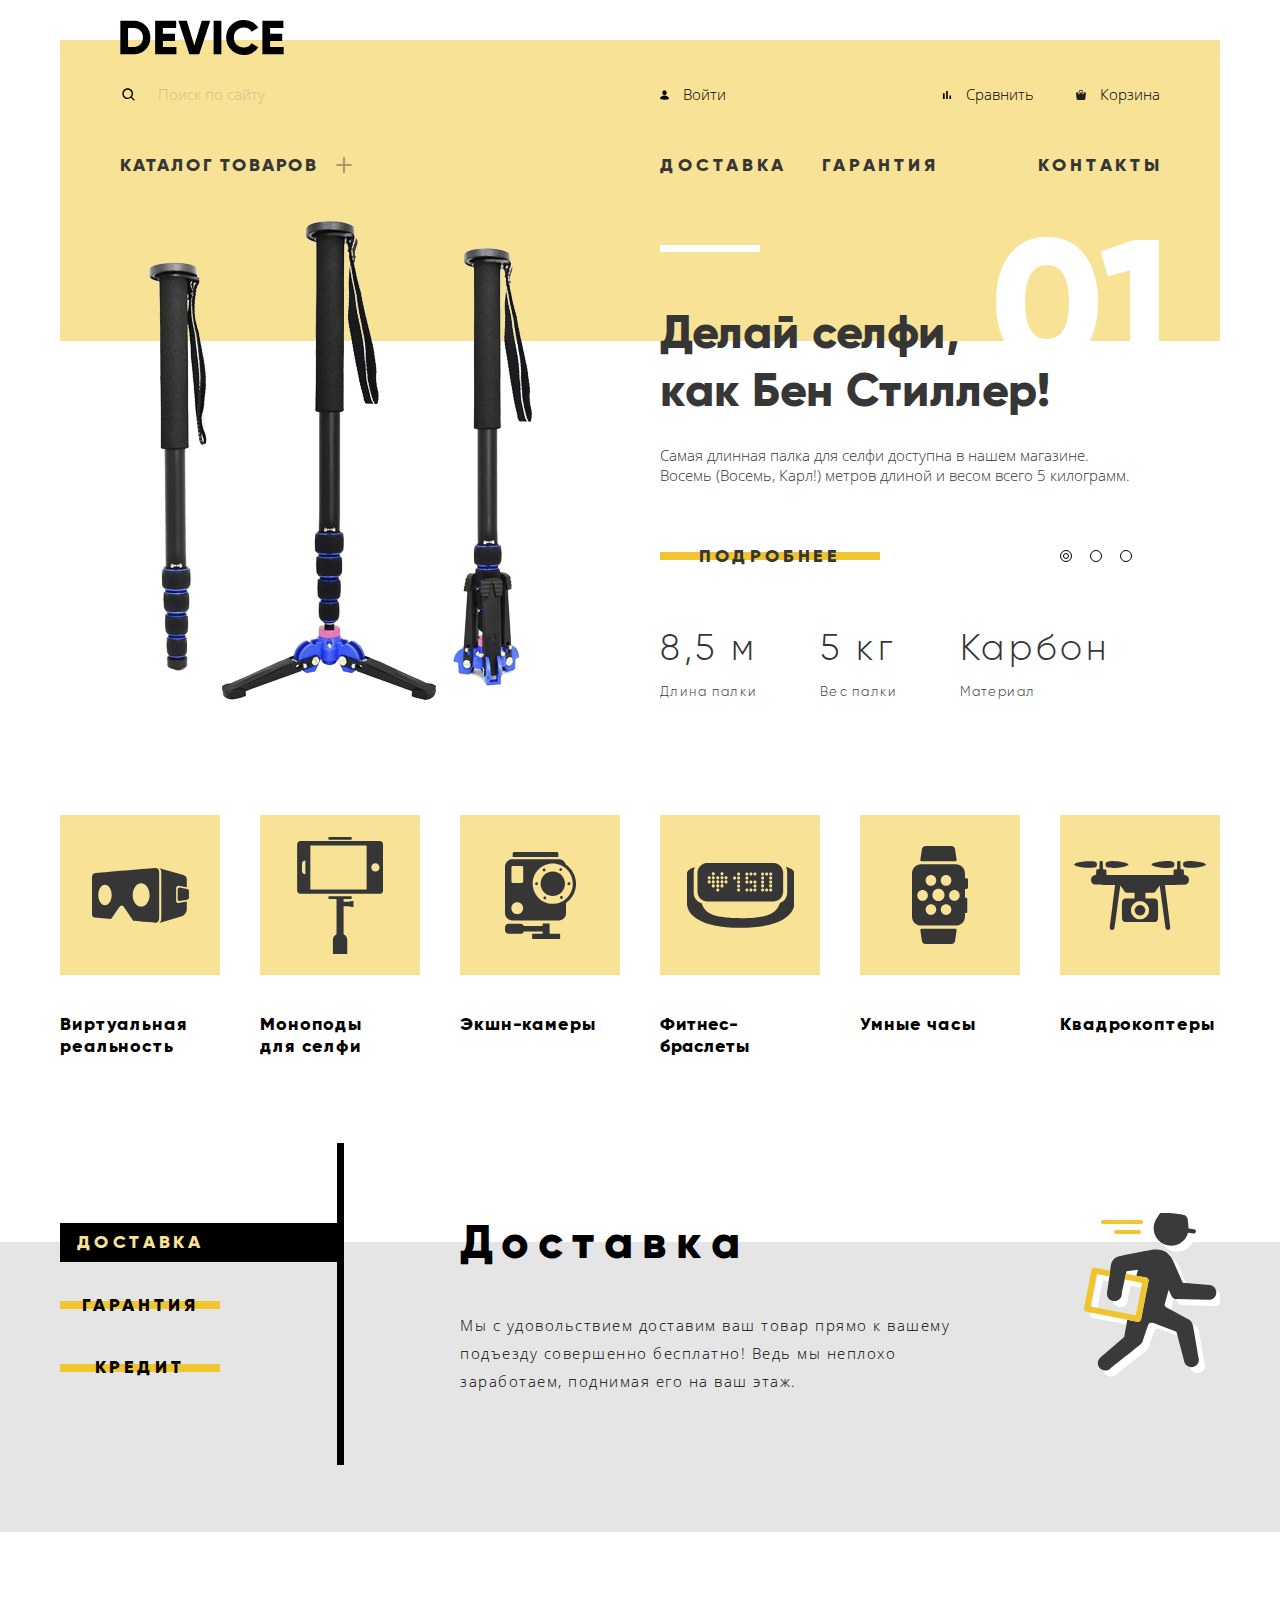
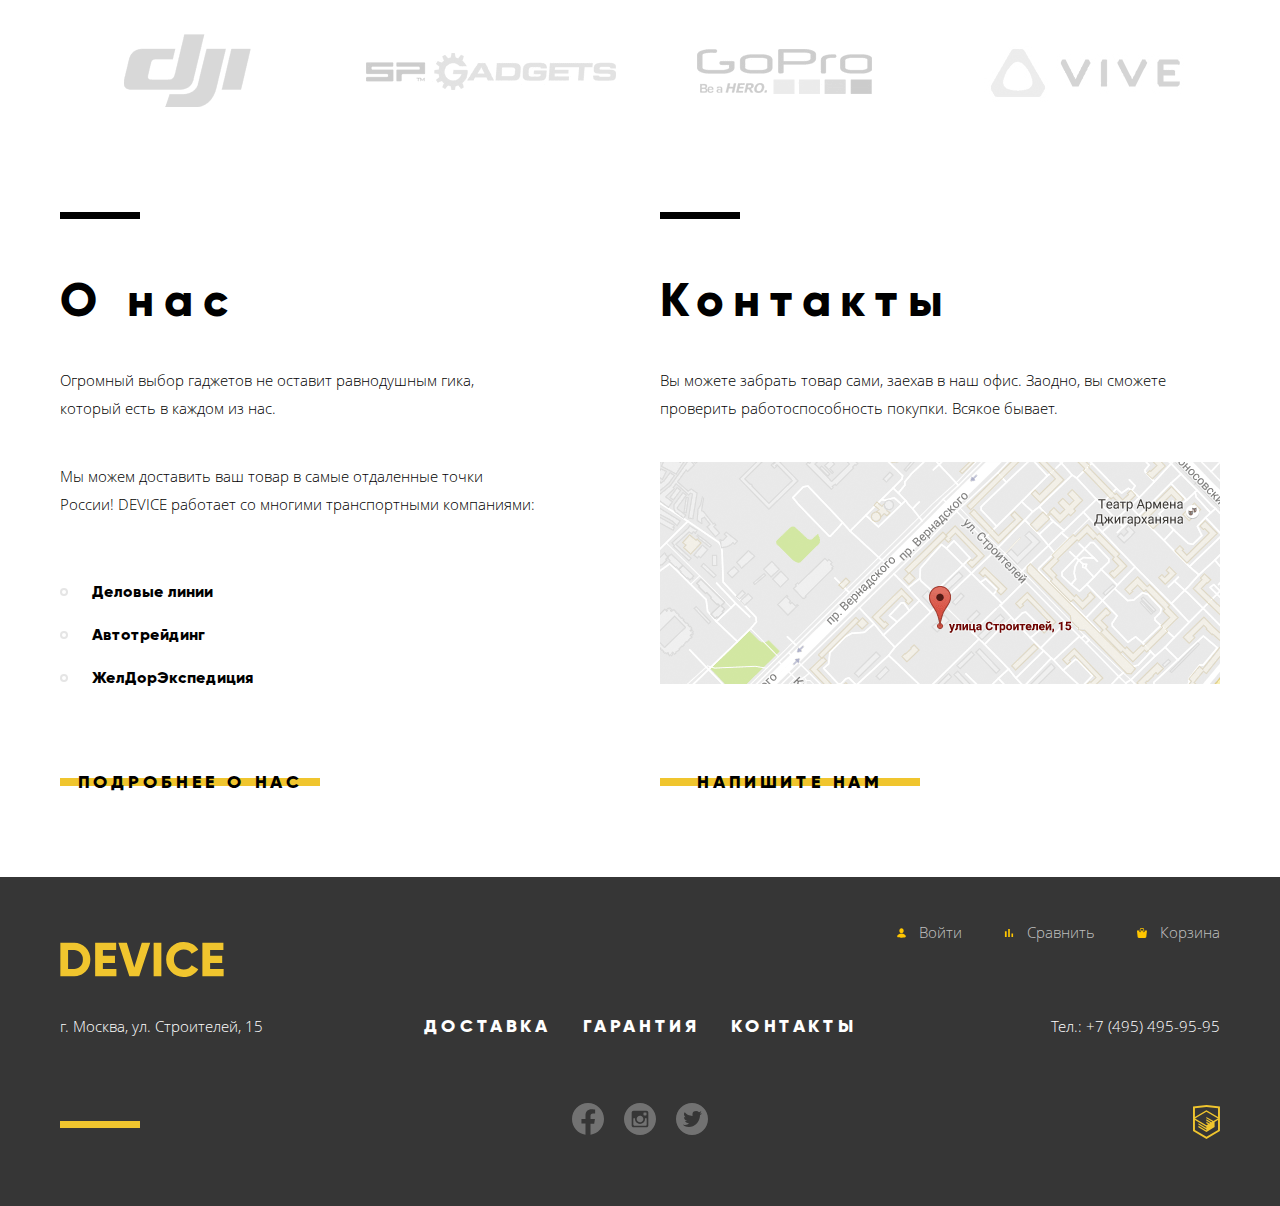
<file: index.html>
<!DOCTYPE html>
<html lang="ru">
  <head>
    <meta charset="utf-8">
    <title>HTML Academy: Девайс</title>
    <link rel="stylesheet" href="css/normalize-min.css">
    <link rel="stylesheet" href="css/styles-min.css">
  </head>
  <body>
    <div class="page-main">
      <header class="header size-strict">
        <a class="header__logo logo offset-effect">
          <h1 class="visually-hidden">Device</h1>
          <svg class="logo" width="163" height="35" viewBox="0 0 163 35" fill="black" xmlns="http://www.w3.org/2000/svg">
            <path fill-rule="evenodd" clip-rule="evenodd" d="M-0.151001 0.702054V34.3021H13.381C15.5624 34.3554 17.7309 33.954 19.7487 33.1235C21.7665 32.293 23.5892 31.0515 25.101 29.4781C26.6506 27.9008 27.8665 26.0274 28.6761 23.9697C29.4857 21.9121 29.8724 19.7124 29.813 17.5021C29.8724 15.2917 29.4857 13.092 28.6761 11.0344C27.8665 8.97675 26.6506 7.10336 25.101 5.52605C23.5891 3.95276 21.7663 2.71136 19.7486 1.88085C17.7308 1.05034 15.5623 0.648895 13.381 0.702054H-0.151001ZM7.582 26.9101V8.09105H13.382C14.5845 8.04315 15.7838 8.24682 16.903 8.68901C18.0223 9.13121 19.0369 9.80221 19.882 10.6591C20.7304 11.5767 21.3875 12.6542 21.8149 13.8286C22.2422 15.003 22.4313 16.2508 22.371 17.4991C22.4313 18.7474 22.2423 19.9952 21.8149 21.1696C21.3876 22.344 20.7305 23.4215 19.882 24.3391C19.0371 25.1961 18.0225 25.8672 16.9032 26.3094C15.7839 26.7517 14.5845 26.9552 13.382 26.9071H7.582V26.9101ZM42.382 20.9581H54.464V13.6581H42.378V8.09105H55.669V0.702054H34.645V34.3021H55.91V26.9101H42.378V20.9581H42.382ZM78.725 34.3021L89.744 0.702054H81.286L73.795 25.4221L66.304 0.702054H57.847L68.866 34.3021H78.725ZM93.125 34.3021H100.858V0.702054H93.125V34.3021ZM131.74 32.8861C134.233 31.574 136.321 29.6076 137.781 27.1981L131.111 23.3581C130.381 24.659 129.279 25.7121 127.946 26.3821C126.505 27.1263 124.903 27.5041 123.282 27.4821C121.962 27.5449 120.643 27.3343 119.408 26.8635C118.173 26.3927 117.048 25.6718 116.105 24.7461C115.195 23.7792 114.489 22.6394 114.028 21.3943C113.568 20.1492 113.362 18.8242 113.423 17.4981C113.362 16.1719 113.568 14.8469 114.028 13.6018C114.489 12.3567 115.195 11.2169 116.105 10.2501C117.048 9.32428 118.173 8.60339 119.408 8.13258C120.643 7.66177 121.962 7.45119 123.282 7.51405C124.893 7.49104 126.486 7.86178 127.921 8.59405C129.263 9.27186 130.373 10.3327 131.111 11.6421L137.781 7.80205C136.294 5.39752 134.191 3.43384 131.691 2.11405C129.109 0.72096 126.216 0.0027445 123.282 0.0260544C113.503 -0.245946 105.485 7.71705 105.691 17.4981C105.483 27.2791 113.5 35.2451 123.279 34.9741C126.229 35.0013 129.138 34.2831 131.737 32.8861H131.74ZM149.621 20.9581H161.703V13.6581H149.618V8.09105H162.908V0.702054H141.885V34.3021H163.15V26.9101H149.618V20.9581H149.621Z" fill="#F0C52E"/>
          </svg>
        </a>
        <div class="row header__block offset-effect">
          <section class="col-6 search">
            <h2 class="visually-hidden">Поиск</h2>
            <form action="http://test.ru" method="GET" class="search__form">
              <label class="search__label transition" for="search"></label>
              <input id="search" class="search__input transition" type="text" name="search" placeholder="Поиск по сайту">
              <button type="button" class="search__button transition">Найти</button>
              <div class="search__divide transition"></div>
            </form>
          </section>
          <section class="col-6 header-menu menu">
            <h2 class="visually-hidden">Системные</h2>
            <ul class="unstyled-list header-menu__list menu__list">
              <li class="header-menu__item">
                <a class="header-menu__link text-effect-primary" href="blank.html">
                  <svg class="header-menu__link-image" width="9" height="10" viewBox="0 0 9 10" fill="none" xmlns="http://www.w3.org/2000/svg">
                    <path d="M4.49996 0.333328C5.69704 0.333328 6.66663 1.3775 6.66663 2.66666C6.66663 3.95583 5.69704 5 4.49996 5C3.30288 5 2.33329 3.95583 2.33329 2.66666C2.33329 1.3775 3.30288 0.333328 4.49996 0.333328ZM4.49996 9.66666C4.49996 9.66666 8.83329 9.66666 8.83329 8.5C8.83329 7.1 6.72079 5.58333 4.49996 5.58333C2.27913 5.58333 0.166626 7.1 0.166626 8.5C0.166626 9.66666 4.49996 9.66666 4.49996 9.66666Z" fill="black"/>
                  </svg>
                  Войти
                </a>
              </li>
              <li class="header-menu__item">
                <a class="header-menu__link text-effect-primary" href="blank.html">
                  <svg class="header-menu__link-image" width="10" height="10" viewBox="0 0 10 10" fill="none" xmlns="http://www.w3.org/2000/svg">
                    <path d="M0.916748 3.36667H2.66675V9.08334H0.916748V3.36667ZM4.18342 0.916672H5.81675V9.08334H4.18342V0.916672ZM7.45008 5.58334H9.08342V9.08334H7.45008V5.58334Z" fill="black"/>
                  </svg>
                  Сравнить
                </a>
              </li>
              <li class="header-menu__item">
                <a class="header-menu__link text-effect-primary" href="blank.html">
                  <svg class="header-menu__link-image" width="10" height="10" viewBox="0 0 10 10" fill="none" xmlns="http://www.w3.org/2000/svg">
                    <path d="M9.86215 2.5217C9.79278 2.43991 9.69341 2.39316 9.58927 2.39316H7.65774V3.4188C7.65774 3.89008 7.25359 4.2735 6.75684 4.2735C6.26008 4.2735 5.85593 3.89008 5.85593 3.4188V2.39316H4.05413V3.4188C4.05413 3.89008 3.64999 4.2735 3.15323 4.2735C2.65648 4.2735 2.25233 3.89008 2.25233 3.4188V2.39316H0.32089C0.216656 2.39316 0.117286 2.43991 0.0479169 2.5217C-0.0215425 2.6035 -0.0544254 2.71256 -0.0425335 2.82145L0.605665 8.78461C0.617737 9.45692 1.14179 9.99999 1.78431 9.99999H8.12584C8.76828 9.99999 9.29233 9.45692 9.30449 8.78452L9.95269 2.82136C9.96449 2.71256 9.93161 2.6035 9.86215 2.5217Z" fill="#231F20"/>
                    <path d="M3.15333 3.76068C3.35207 3.76068 3.51369 3.60735 3.51369 3.4188V1.53846C3.51369 1.01051 4.07486 0.683761 4.59477 0.683761H5.49567C6.04288 0.683761 6.39657 1.01923 6.39657 1.53846V3.4188C6.39657 3.60735 6.55829 3.76068 6.75693 3.76068C6.95558 3.76068 7.11729 3.60735 7.11729 3.4188V1.53846C7.11729 0.647009 6.43531 0 5.49567 0H4.59477C3.60126 0 2.79297 0.690171 2.79297 1.53846V3.4188C2.79297 3.60735 2.95459 3.76068 3.15333 3.76068Z" fill="#231F20"/>
                  </svg>
                  Корзина
                </a>
              </li>
            </ul>
          </section>  
        </div>
        <section class="row header-nav header__block offset-effect">
          <div class="col-6 header-catalog">
            <h2 class="visually-hidden">Каталог товаров</h2>
            <div class="header-catalog__link-wrap">
              <a class="header-catalog__link text-effect-primary" href="catalog.html">Каталог товаров</a> 
              <svg class="header-catalog__img" width="16" height="16" viewBox="0 0 16 16" fill="none" xmlns="http://www.w3.org/2000/svg">
                <path d="M15.7 6.9V9.1H9.10005V15.7H6.90005V9.1H0.300049V6.9H6.90005V0.300003H9.10005V6.9H15.7Z" fill="black" fill-opacity="0.3"/>
              </svg>
            </div>
            
            <div class="popup header-catalog__popup">
              <ul class="unstyled-list popup__block-list">
                <li class="popup__block-item">
                  <ul class="unstyled-list popup__list">
                    <li class="popup__item"><a class="popup__link text-effect-primary" href="catalog.html">Виртуальная реальность</a></li>
                    <li class="popup__item"><a class="popup__link text-effect-primary" href="catalog.html">Моноподы для селфи</a></li>
                    <li class="popup__item"><a class="popup__link text-effect-primary" href="catalog.html">Экшн-камеры</a></li>
                  </ul>
                </li>
                <li class="popup__block-item">
                  <ul class="unstyled-list popup__list">
                    <li class="popup__item"><a class="popup__link text-effect-primary" href="catalog.html">Фитнес-браслеты</a></li>
                    <li class="popup__item"><a class="popup__link text-effect-primary" href="catalog.html">Умные часы</a></li>
                  </ul>
                </li>
                <li class="popup__block-item">
                  <ul class="unstyled-list popup__list">
                    <li class="popup__item"><a class="popup__link text-effect-primary" href="catalog.html">Квадрокоптер</a></li>
                  </ul>
                </li>
              </ul>
            </div>
          </div>
          <div class="col-6 navigation">
            <h2 class="visually-hidden">Навигация</h2>
            <ul class="unstyled-list navigation__list">
              <li class="navigation__item"><a href="blank.html" class="navigation__link text-effect-primary">Доставка</a></li>
              <li class="navigation__item"><a href="blank.html" class="navigation__link text-effect-primary">Гарантия</a></li>
              <li class="navigation__item"><a href="blank.html" class="navigation__link text-effect-primary">Контакты</a></li>
            </ul>
          </div>      
        </section>
      </header>
      <main>
        <section class="slider size-strict offset-effect">
          <h2 class="visually-hidden">Слайдер</h2>
          <ul class="slider__list unstyled-list">
            <li class="row slider__item slider__item--active">
              <div class="col-6 slider__image-wrap">
                <img src="img/slider_1_1.png" alt="Селфи палка" width="384" height="486">
              </div>
              <div class="col-6 slider__content">
                <span class="slider__number">01</span>
                <h3 class="slider__title">Делай селфи,<br>  
                  как Бен Стиллер!</h3>
                <p class="slider__text">Самая длинная палка для селфи доступна в нашем магазине.
                  Восемь (Восемь, Карл!) метров длиной и весом всего 5 килограмм.</p>
                <div class="slider__menu">
                  <a href="catalog.html" class="btn slider__button link-btn-effect-primary">Подробнее</a>
                  <ul class="unstyled-list carousel">
                    <li class="carousel__item carousel__item--active"></li>
                    <li class="carousel__item"></li>
                    <li class="carousel__item"></li>
                  </ul>
                </div>
                <ul class="unstyled-list slider__param-list">
                  <li class="slider__param-item">
                    <p class="slider__value">8,5 м</p>
                    <h4 class="slider__param">Длина палки</h4>
                  </li>
                  <li class="slider__param-item">
                    <p class="slider__value">5 кг</p>
                    <h4 class="slider__param">Вес палки</h4>
                  </li>
                  <li class="slider__param-item">
                    <p class="slider__value">Карбон</p>
                    <h4 class="slider__param">Материал</h4>
                  </li>
                </ul>
              </div>
            </li>
            <li class="row slider__item">
              <div class="col-6 slider__image-wrap">
                <img src="img/slider_1_2.png" alt="Селфи палка" width="345" height="485">
              </div>
              <div class="col-6 slider__content">
                <span class="slider__number">02</span>
                <h3 class="slider__title">Худеем<br>
                  правильно!</h3>
                <p class="slider__text">Мотивирующие фитнес-браслеты помогут найти в себе силы  
                  не пропускать занятия и соблюдать диету.</p>
                <div class="slider__menu">
                  <a href="catalog.html" class="btn slider__button link-btn-effect-primary">Подробнее</a>
                  <ul class="unstyled-list carousel">
                    <li class="carousel__item carousel__item--active"></li>
                    <li class="carousel__item"></li>
                    <li class="carousel__item"></li>
                  </ul>
                </div>
                <ul class="unstyled-list slider__param-list">
                  <li class="slider__param-item">
                    <p class="slider__value">48 часов</p>
                    <h4 class="slider__param">Без подзарядки</h4>
                  </li>
                </ul>
              </div>
            </li>
            <li class="row slider__item">
              <div class="col-6 slider__image-wrap">
                <img src="img/slider_1_3.png" alt="Селфи палка" width="526" height="334">
              </div>
              <div class="col-6 slider__content">
                <span class="slider__number">03</span>
                <h3 class="slider__title">Порхает как бабочка, жалит как пчела!</h3>
                <p class="slider__text">Этот обычный, на первый взгляд, квадрокоптер оснащен 
                  мощным лазером, замаскированным под стандартную камеру.
                  </p>
                <div class="slider__menu">
                  <a href="catalog.html" class="btn slider__button link-btn-effect-primary">Подробнее</a>
                  <ul class="unstyled-list carousel">
                    <li class="carousel__item carousel__item--active"></li>
                    <li class="carousel__item"></li>
                    <li class="carousel__item"></li>
                  </ul>
                </div>
                <ul class="unstyled-list slider__param-list">
                  <li class="slider__param-item">
                    <p class="slider__value">800 м</p>
                    <h4 class="slider__param">Дальность полета</h4>
                  </li>
                  <li class="slider__param-item">
                    <p class="slider__value">50 м</p>
                    <h4 class="slider__param">Радиус поражения</h4>
                  </li>
                </ul>
              </div>
            </li>
          </ul>
        </section>
        <section class="popular size-strict offset-effect">
          <h2 class="visually-hidden">Популярное</h2>
          <ul class="unstyled-list popular__list">
            <li class="popular__item">
              <a class="popular__link" href="catalog.html">
                <figure class="popular__content-wrap">
                  <div class="popular__img-wrap">
                    <img class="popular__img" src="img/vr.svg" alt="Виртуальная реальность" width="97" height="55">
                  </div>
                  <figcaption class="popular__description">Виртуальная 
                    реальность</figcaption>
                </figure>
              </a>
            </li>
            <li class="popular__item">
              <a class="popular__link" href="catalog.html">
                <figure class="popular__content-wrap">
                  <div class="popular__img-wrap">
                    <img class="popular__img" src="img/selfie.svg" alt="Моноподы для селфи" width="86" height="117"> 
                  </div>
                  <figcaption class="popular__description"  >Моноподы<br/> 
                    для селфи</figcaption>
                </figure>
              </a>
            </li>
            <li class="popular__item">
              <a class="popular__link" href="catalog.html">
                <figure class="popular__content-wrap">
                  <div class="popular__img-wrap">
                    <img class="popular__img" src="img/camera.svg" alt="Экшн-камеры" width="71" height="87">
                  </div>
                  <figcaption class="popular__description">Экшн-камеры</figcaption>
                </figure>
              </a>
            </li>
            <li class="popular__item">
              <a class="popular__link" href="catalog.html">
                <figure class="popular__content-wrap">
                  <div class="popular__img-wrap">
                    <img class="popular__img" src="img/bracelet.svg" alt="Фитнес-браслеты" width="107" height="65">
                  </div>
                  <figcaption class="popular__description popular__desc--no-spacing">Фитнес-браслеты</figcaption>
                </figure>
              </a>
            </li>
            <li class="popular__item">
              <a class="popular__link" href="catalog.html">
                <figure class="popular__content-wrap">
                  <div class="popular__img-wrap">
                    <img class="popular__img" src="img/watch.svg" alt="Умные часы" width="56" height="98">
                  </div>
                  <figcaption class="popular__description">Умные часы</figcaption>
                </figure>
              </a>
            </li>
            <li class="popular__item">
              <a class="popular__link" href="catalog.html">
                <figure class="popular__content-wrap">
                  <div class="popular__img-wrap">
                    <img class="popular__img" src="img/quadcopter.svg" alt="Квадрокоптеры" width="132" height="69">
                  </div>
                  <figcaption class="popular__description">Квадрокоптеры</figcaption>
                </figure>
              </a>
            </li>
          </ul>
        </section>
        <div class="services-wrap">
          <section class="services size-strict">
            <h2 class="visually-hidden">Сервисы</h2>
            <ul class="unstyled-list services__list">
              <li class="services__item services__item--current"><button class="btn services__button link-btn-effect-primary" type="button">Доставка</button></li>
              <li class="services__item"><button class="btn services__button link-btn-effect-primary" type="button">Гарантия</button></li>
              <li class="services__item"><button class="btn services__button link-btn-effect-primary" type="button">Кредит</button></li>
            </ul>
            <div class="services__content">
              <ul class="unstyled-list services__content-list">
                <li class="services__content-item services__content-item--active">
                  <div class="services__description">
                    <h3 class="services__title">Доставка</h3>
                    <p class="services__text">Мы с удовольствием доставим ваш товар прямо к вашему
                      подъезду совершенно бесплатно! Ведь мы неплохо
                      заработаем, поднимая его на ваш этаж.
                    </p>
                  </div>
                  <img class="services__img" src="img/delivery.svg" alt="Логотип службы доставки" width="136" height="164">
                </li>
                <li class="services__content-item">
                  <div class="services__description">
                    <h3 class="services__title">Гарантия</h3>
                    <p class="services__text">Если из-за возгорания купленного у нас товара у вас сгорит дом —
                      не переживайте, мы выдадим вам новый.
                      Товар, не дом, конечно же.
                    </p>
                  </div>
                  <img class="services__img" src="img/guarantee.svg" alt="Логотип гарантии" width="171" height="195">
                </li>
                <li class="services__content-item">
                  <div class="services__description">
                    <h3 class="services__title">Кредит</h3>
                    <p class="services__text">Залезть в долговую яму стало проще! Кредитные консультанты 
                      подберут для вас наиболее выгодные 
                      условия кредита. Выгодные для нашего банка, разумеется.
                    </p>
                  </div>
                  <img class="services__img" src="img/credit.svg" alt="Логотип кредита" width="156" height="188">
                </li>
              </ul>
            </div>
          </section>
        </div>
        <section class="logotypes size-strict offset-effect">
          <h2 class="visually-hidden">Логотипы</h2>
          <ul class="unstyled-list logotypes__list">
            <li class="logotypes__item">
              <a class="logotypes__link" href="https://www.dji.com/">
                <img class="logotypes__image transition" src="./img/dji.png" alt="Логотип партнера - DJI" width="260" height="100">
                <img class="logotypes__image transition" src="./img/dji_eff.png" alt="Логотип партнера - DJI" width="260" height="100">
              </a>
            </li>
            <li class="logotypes__item">
              <a class="logotypes__link" href="http://www.sp-gadgets.com/">
                <img class="logotypes__image transition" src="./img/spgadgets.png" alt="Логотип партнера - SPGADGETS" width="260" height="100">
                <img class="logotypes__image transition" src="./img/spgadgets_eff.png" alt="Логотип партнера - SPGADGETS" width="260" height="100">
              </a>
            </li>
            <li class="logotypes__item">
              <a class="logotypes__link" href="https://gopro.com/">
                <img class="logotypes__image transition" src="./img/gopro.png" alt="Логотип партнера - GoPro" width="260" height="100">
                <img class="logotypes__image transition" src="./img/gopro_eff.png" alt="Логотип партнера - GoPro" width="260" height="100">
              </a>
            </li>
            <li class="logotypes__item">
              <a class="logotypes__link" href="https://www.vivo.com/">
                <img class="logotypes__image transition" src="./img/vive.png" alt="Логотип партнера - VIVO" width="260" height="100">
                <img class="logotypes__image transition" src="./img/vive_eff.png" alt="Логотип партнера - VIVO" width="260" height="100">
              </a>
            </li>
          </ul>
        </section>
        <section class="row about-site size-strict offset-effect">
          <h2 class="visually-hidden">Инфо</h2>
          <article class="col-6 about-site__block about-us">
            <h3 class="about-site__title">О нас</h3>
            <p class="about-site__text">Огромный выбор гаджетов не оставит равнодушным гика,
              который есть в каждом из нас.</p>
            <p class="about-site__text">Мы можем доставить ваш товар в самые отдаленные точки
              России! DEVICE работает со многими транспортными компаниями:</p>
            <ul class="unstyled-list about-site__list">
              <li class="about-site__item"><a class="about-site__link" href="">Деловые линии</a></li>
              <li class="about-site__item"><a class="about-site__link" href="">Автотрейдинг</a></li>
              <li class="about-site__item"><a class="about-site__link" href="">ЖелДорЭкспедиция</a></li>
            </ul>
            <a href="blank.html" target="_blank" class="btn about-site__link-button link-btn-effect-primary">Подробнее о нас</a>
          </article>
          <article class="col-6 about-site__block our-contacts">
            <h3 class="about-site__title">Контакты</h3>
            <p class="about-site__text">Вы можете забрать товар сами, заехав в наш офис. Заодно, вы сможете 
              проверить работоспособность покупки. Всякое бывает.</p>
            <a href="https://goo.gl/maps/WTWbkoouQryp8uyA8" target="_blank">
              <img src="img/map-small.png" alt="Гео метка под адресу: улица Строителей, 15" width="560" height="222" class="about-site__map">
            </a>
            <a href="blank.html" target="_blank" class="btn about-site__link-button link-btn-effect-primary" data-action="write-us">Напишите нам</a>
            <div class="about-site__popup-module">
              <div class="about-site__popup">
                <h2 class="visually-hidden">Всплывающее окно с увеличенной картой</h2>
                <button class="button-close about-site__button-close"><img src="img/close.svg" alt="Кнопка закрыть" width="20" height="20"></button>
                <iframe 
                  class="about-site__frame"
                  src="https://www.google.com/maps/embed?pb=!1m18!1m12!1m3!1d1124.5562305365302!2d37.52852365835301!3d55.68703250713058!2m3!1f0!2f0!3f0!3m2!1i1024!2i768!4f13.1!3m3!1m2!1s0x46b54cf65f5c8955%3A0x694710ccd55501e!2z0YPQuy4g0KHRgtGA0L7QuNGC0LXQu9C10LksIDE1LCDQnNC-0YHQutCy0LAsIDExOTMxMQ!5e0!3m2!1sru!2sru!4v1592738757544!5m2!1sru!2sru" 
                  width="960" 
                  height="559" 
                  allowfullscreen
                  ></iframe>
              </div>
            </div>
          </article>
        </section>
      </main>
      <footer class="footer">
        <div class="footer__wrap size-strict">
          <ul class="unstyled-list footer-menu__list menu__list">
            <li class="footer-menu__item">
              <a class="footer-menu__link text-effect-secondary" href="blank.html">
                <svg class="footer-menu__link-image" width="9" height="10" viewBox="0 0 9 10" fill="none" xmlns="http://www.w3.org/2000/svg">
                  <path d="M4.49996 0.333328C5.69704 0.333328 6.66663 1.3775 6.66663 2.66666C6.66663 3.95583 5.69704 5 4.49996 5C3.30288 5 2.33329 3.95583 2.33329 2.66666C2.33329 1.3775 3.30288 0.333328 4.49996 0.333328ZM4.49996 9.66666C4.49996 9.66666 8.83329 9.66666 8.83329 8.5C8.83329 7.1 6.72079 5.58333 4.49996 5.58333C2.27913 5.58333 0.166626 7.1 0.166626 8.5C0.166626 9.66666 4.49996 9.66666 4.49996 9.66666Z" fill="black"/>
                </svg>
                Войти
              </a>
            </li>
            <li class="footer-menu__item">
              <a class="footer-menu__link text-effect-secondary" href="blank.html">
                <svg class="footer-menu__link-image" width="10" height="10" viewBox="0 0 10 10" fill="none" xmlns="http://www.w3.org/2000/svg">
                  <path d="M0.916748 3.36667H2.66675V9.08334H0.916748V3.36667ZM4.18342 0.916672H5.81675V9.08334H4.18342V0.916672ZM7.45008 5.58334H9.08342V9.08334H7.45008V5.58334Z" fill="black"/>
                </svg>
                Сравнить
              </a>
            </li>
            <li class="footer-menu__item">
              <a class="footer-menu__link text-effect-secondary" href="blank.html">
                <svg class="footer-menu__link-image" width="10" height="10" viewBox="0 0 10 10" fill="none" xmlns="http://www.w3.org/2000/svg">
                  <path d="M9.86215 2.5217C9.79278 2.43991 9.69341 2.39316 9.58927 2.39316H7.65774V3.4188C7.65774 3.89008 7.25359 4.2735 6.75684 4.2735C6.26008 4.2735 5.85593 3.89008 5.85593 3.4188V2.39316H4.05413V3.4188C4.05413 3.89008 3.64999 4.2735 3.15323 4.2735C2.65648 4.2735 2.25233 3.89008 2.25233 3.4188V2.39316H0.32089C0.216656 2.39316 0.117286 2.43991 0.0479169 2.5217C-0.0215425 2.6035 -0.0544254 2.71256 -0.0425335 2.82145L0.605665 8.78461C0.617737 9.45692 1.14179 9.99999 1.78431 9.99999H8.12584C8.76828 9.99999 9.29233 9.45692 9.30449 8.78452L9.95269 2.82136C9.96449 2.71256 9.93161 2.6035 9.86215 2.5217Z" fill="#231F20"/>
                  <path d="M3.15333 3.76068C3.35207 3.76068 3.51369 3.60735 3.51369 3.4188V1.53846C3.51369 1.01051 4.07486 0.683761 4.59477 0.683761H5.49567C6.04288 0.683761 6.39657 1.01923 6.39657 1.53846V3.4188C6.39657 3.60735 6.55829 3.76068 6.75693 3.76068C6.95558 3.76068 7.11729 3.60735 7.11729 3.4188V1.53846C7.11729 0.647009 6.43531 0 5.49567 0H4.59477C3.60126 0 2.79297 0.690171 2.79297 1.53846V3.4188C2.79297 3.60735 2.95459 3.76068 3.15333 3.76068Z" fill="#231F20"/>
                </svg>
                Корзина
              </a>
            </li>
          </ul>
          <a class="footer__logo">
            <h2 class="visually-hidden">Device</h2>
            <svg class="logo" width="163" height="35" viewBox="0 0 163 35" fill="black" xmlns="http://www.w3.org/2000/svg">
              <path fill-rule="evenodd" clip-rule="evenodd" d="M-0.151001 0.702054V34.3021H13.381C15.5624 34.3554 17.7309 33.954 19.7487 33.1235C21.7665 32.293 23.5892 31.0515 25.101 29.4781C26.6506 27.9008 27.8665 26.0274 28.6761 23.9697C29.4857 21.9121 29.8724 19.7124 29.813 17.5021C29.8724 15.2917 29.4857 13.092 28.6761 11.0344C27.8665 8.97675 26.6506 7.10336 25.101 5.52605C23.5891 3.95276 21.7663 2.71136 19.7486 1.88085C17.7308 1.05034 15.5623 0.648895 13.381 0.702054H-0.151001ZM7.582 26.9101V8.09105H13.382C14.5845 8.04315 15.7838 8.24682 16.903 8.68901C18.0223 9.13121 19.0369 9.80221 19.882 10.6591C20.7304 11.5767 21.3875 12.6542 21.8149 13.8286C22.2422 15.003 22.4313 16.2508 22.371 17.4991C22.4313 18.7474 22.2423 19.9952 21.8149 21.1696C21.3876 22.344 20.7305 23.4215 19.882 24.3391C19.0371 25.1961 18.0225 25.8672 16.9032 26.3094C15.7839 26.7517 14.5845 26.9552 13.382 26.9071H7.582V26.9101ZM42.382 20.9581H54.464V13.6581H42.378V8.09105H55.669V0.702054H34.645V34.3021H55.91V26.9101H42.378V20.9581H42.382ZM78.725 34.3021L89.744 0.702054H81.286L73.795 25.4221L66.304 0.702054H57.847L68.866 34.3021H78.725ZM93.125 34.3021H100.858V0.702054H93.125V34.3021ZM131.74 32.8861C134.233 31.574 136.321 29.6076 137.781 27.1981L131.111 23.3581C130.381 24.659 129.279 25.7121 127.946 26.3821C126.505 27.1263 124.903 27.5041 123.282 27.4821C121.962 27.5449 120.643 27.3343 119.408 26.8635C118.173 26.3927 117.048 25.6718 116.105 24.7461C115.195 23.7792 114.489 22.6394 114.028 21.3943C113.568 20.1492 113.362 18.8242 113.423 17.4981C113.362 16.1719 113.568 14.8469 114.028 13.6018C114.489 12.3567 115.195 11.2169 116.105 10.2501C117.048 9.32428 118.173 8.60339 119.408 8.13258C120.643 7.66177 121.962 7.45119 123.282 7.51405C124.893 7.49104 126.486 7.86178 127.921 8.59405C129.263 9.27186 130.373 10.3327 131.111 11.6421L137.781 7.80205C136.294 5.39752 134.191 3.43384 131.691 2.11405C129.109 0.72096 126.216 0.0027445 123.282 0.0260544C113.503 -0.245946 105.485 7.71705 105.691 17.4981C105.483 27.2791 113.5 35.2451 123.279 34.9741C126.229 35.0013 129.138 34.2831 131.737 32.8861H131.74ZM149.621 20.9581H161.703V13.6581H149.618V8.09105H162.908V0.702054H141.885V34.3021H163.15V26.9101H149.618V20.9581H149.621Z" fill="#F0C52E"/>
            </svg>
          </a>
          <div class="footer__contacts-services">
            <p class="footer__address footer__item">г. Москва, ул. Строителей, 15</p>
            <ul class="unstyled-list footer-nav__list footer__item">
              <li class="footer-nav__item"><a class="footer-nav__link text-effect-primary" href="blank.html">Доставка</a></li>
              <li class="footer-nav__item"><a class="footer-nav__link text-effect-primary" href="blank.html">Гарантия</a></li>
              <li class="footer-nav__item"><a class="footer-nav__link text-effect-primary" href="blank.html">Контакты</a></li>
            </ul>
            <p class="footer__tel footer__item">Тел.: <a class="footer__tel-link text-effect-primary" href="tel:+74954959595">+7 (495) 495-95-95</a></p>
          </div>
          <div class="footer__bottom-block">
            <div class="footer__item">
              <div class="footer__decorate"></div>
            </div>
            <ul class="unstyled-list footer-social__list footer__item">
              <li class="footer-social__item">
                <a class="footer-social__link" href="https://www.facebook.com/" title="Facebook">
                  <h3 class="visually-hidden">Ссылка на Facebook</h3>
                  <svg width="32" height="32" viewBox="0 0 32 32" fill="none" xmlns="http://www.w3.org/2000/svg">
                    <path d="M31.9973 16C31.9973 7.16267 24.8347 0 15.9987 0C7.16267 0 0 7.16267 0 16C0 23.984 5.85067 30.6027 13.4987 31.8027V20.624H9.43733V15.9987H13.4987V12.4747C13.4987 8.464 15.888 6.24933 19.5413 6.24933C21.292 6.24933 23.1227 6.56133 23.1227 6.56133V10.4987H21.1067C19.12 10.4987 18.5 11.732 18.5 12.9973V16H22.9373L22.228 20.6253H18.5V31.804C26.148 30.604 31.9987 23.9853 31.9987 16H31.9973Z" fill="white" fill-opacity="0.3"/>
                  </svg>
                </a>
              </li>
              <li class="footer-social__item">
                <a class="footer-social__link" href="https://www.instagram.com/" title="Instagram">
                  <h3 class="visually-hidden">Ссылка на Instagram</h3>
                  <svg width="32" height="32" viewBox="0 0 32 32" fill="none" xmlns="http://www.w3.org/2000/svg">
                    <path d="M21 16C21 17.3261 20.4732 18.5979 19.5355 19.5355C18.5979 20.4732 17.3261 21 16 21C14.6739 21 13.4021 20.4732 12.4645 19.5355C11.5268 18.5979 11 17.3261 11 16C11 15.715 11.03 15.4367 11.0817 15.1667H9.33333V21.8283C9.33333 22.2917 9.70833 22.6667 10.1717 22.6667H21.83C22.0521 22.6662 22.2649 22.5777 22.4217 22.4205C22.5786 22.2634 22.6667 22.0504 22.6667 21.8283V15.1667H20.9183C20.97 15.4367 21 15.715 21 16ZM16 19.3333C16.4378 19.3332 16.8714 19.2469 17.2759 19.0792C17.6803 18.9116 18.0478 18.6659 18.3574 18.3562C18.6669 18.0465 18.9124 17.6789 19.0799 17.2743C19.2473 16.8698 19.3334 16.4362 19.3333 15.9983C19.3332 15.5605 19.2469 15.1269 19.0792 14.7225C18.9116 14.318 18.6659 13.9505 18.3562 13.641C18.0465 13.3314 17.6789 13.0859 17.2743 12.9185C16.8698 12.751 16.4362 12.6649 15.9983 12.665C15.1141 12.6652 14.2661 13.0167 13.641 13.6421C13.0158 14.2676 12.6648 15.1157 12.665 16C12.6652 16.8843 13.0167 17.7322 13.6421 18.3574C14.2676 18.9825 15.1157 19.3336 16 19.3333ZM20 12.5H21.9983C22.1311 12.5 22.2584 12.4474 22.3525 12.3537C22.4465 12.2599 22.4996 12.1328 22.5 12V10.0017C22.5 9.86862 22.4471 9.74102 22.3531 9.64693C22.259 9.55285 22.1314 9.5 21.9983 9.5H20C19.8669 9.5 19.7393 9.55285 19.6453 9.64693C19.5512 9.74102 19.4983 9.86862 19.4983 10.0017V12C19.5 12.275 19.725 12.5 20 12.5ZM16 0C11.7565 0 7.68687 1.68571 4.68629 4.68629C1.68571 7.68687 0 11.7565 0 16C0 20.2435 1.68571 24.3131 4.68629 27.3137C7.68687 30.3143 11.7565 32 16 32C18.1012 32 20.1817 31.5861 22.1229 30.7821C24.0641 29.978 25.828 28.7994 27.3137 27.3137C28.7994 25.828 29.978 24.0641 30.7821 22.1229C31.5861 20.1817 32 18.1012 32 16C32 13.8989 31.5861 11.8183 30.7821 9.87706C29.978 7.93586 28.7994 6.17203 27.3137 4.68629C25.828 3.20055 24.0641 2.022 22.1229 1.21793C20.1817 0.413852 18.1012 0 16 0ZM24.3333 22.4817C24.3333 23.5 23.5 24.3333 22.4817 24.3333H9.51833C8.5 24.3333 7.66667 23.5 7.66667 22.4817V9.51833C7.66667 8.5 8.5 7.66667 9.51833 7.66667H22.4817C23.5 7.66667 24.3333 8.5 24.3333 9.51833V22.4817Z" fill="white" fill-opacity="0.3"/>
                  </svg>
                </a>
              </li>
              <li class="footer-social__item">
                <a class="footer-social__link" href="https://twitter.com/" title="Twitter">
                  <h3 class="visually-hidden">Ссылка на Twitter</h3>
                  <svg width="32" height="32" viewBox="0 0 32 32" fill="none" xmlns="http://www.w3.org/2000/svg">
                    <path d="M16 32C13.8333 32 11.7604 31.5781 9.78125 30.7344C7.80208 29.8906 6.09896 28.7552 4.67188 27.3281C3.24479 25.901 2.10938 24.1979 1.26562 22.2188C0.421875 20.2396 0 18.1667 0 16C0 13.8333 0.421875 11.7604 1.26562 9.78125C2.10938 7.80208 3.24479 6.09896 4.67188 4.67188C6.09896 3.24479 7.80208 2.10938 9.78125 1.26562C11.7604 0.421875 13.8333 0 16 0C18.1667 0 20.2396 0.421875 22.2188 1.26562C24.1979 2.10938 25.901 3.24479 27.3281 4.67188C28.7552 6.09896 29.8906 7.80208 30.7344 9.78125C31.5781 11.7604 32 13.8333 32 16C32 18.1667 31.5781 20.2396 30.7344 22.2188C29.8906 24.1979 28.7552 25.901 27.3281 27.3281C25.901 28.7552 24.1979 29.8906 22.2188 30.7344C20.2396 31.5781 18.1667 32 16 32ZM25.4062 8C25.2812 8.0625 25.0938 8.17708 24.8438 8.34375L24.2344 8.75L23.6562 9.0625L23 9.28125C22.2292 8.42708 21.2812 8 20.1562 8C17.7188 8 16.5 9.02083 16.5 11.0625V12.9062C13.1458 12.7396 10.5729 11.5104 8.78125 9.21875C8.26042 9.76042 8 10.3542 8 11C8 12.375 8.51042 13.4167 9.53125 14.125C9.40625 14.125 9.22917 14.1354 9 14.1562C8.77083 14.1771 8.58854 14.1771 8.45312 14.1562C8.31771 14.1354 8.16667 14.0833 8 14C8 14.9583 8.25521 15.7552 8.76562 16.3906C9.27604 17.026 9.97917 17.4375 10.875 17.625C10.6667 17.875 10.375 18 10 18C9.66667 18 9.375 17.9062 9.125 17.7188C9.125 18.5312 9.51562 19.1615 10.2969 19.6094C11.0781 20.0573 11.9583 20.2917 12.9375 20.3125C12.5625 20.875 12.0156 21.2969 11.2969 21.5781C10.5781 21.8594 9.8125 22 9 22C8.70833 22 8.30729 21.9271 7.79688 21.7812C7.28646 21.6354 7.02083 21.5625 7 21.5625C7.33333 22.2292 8.01562 22.8021 9.04688 23.2812C10.0781 23.7604 11.3854 24 12.9688 24C14.3646 24 15.6667 23.7552 16.875 23.2656C18.0833 22.776 19.1146 22.125 19.9688 21.3125C20.8229 20.5 21.5573 19.5729 22.1719 18.5312C22.7865 17.4896 23.2448 16.4115 23.5469 15.2969C23.849 14.1823 24 13.0833 24 12C24 11.9583 24.125 11.8698 24.375 11.7344C24.625 11.599 24.9167 11.4167 25.25 11.1875C25.5833 10.9583 25.8333 10.7188 26 10.4688C24.875 10.4688 24.125 10.4896 23.75 10.5312C24.4792 10.0938 25.0312 9.25 25.4062 8Z" fill="white" fill-opacity="0.3"/>
                  </svg>
                </a>
              </li>
            </ul>
            <a class="footer__partner-logo footer__item" href="https://up.htmlacademy.ru/htmlcss/28">
              <h3 class="visually-hidden">Ссылка на учебный курс в htmlacademy</h3>
              <svg width="27" height="34" viewBox="0 0 27 34" fill="none" xmlns="http://www.w3.org/2000/svg">
                <path d="M13.62 0.0169551L13.472 0L0 1.40827V26.0042L13.473 34L26.903 26.0311L26.945 26.0062V1.40827L13.62 0.0169551ZM25.019 12.095L13.495 5.31992L13.494 5.21619L13.407 5.26606L13.319 5.21021V5.31892L1.925 12.086V3.13869L13.473 1.92989L25.02 3.13869V12.095H25.019ZM13.405 6.76908L24.923 13.4644L20.444 16.0974L13.351 11.8875L13.337 13.2988L19.241 16.8025L18.381 17.3082L13.351 14.3241L13.337 15.7353L17.164 18.0043L16.382 18.526L13.351 16.7437L13.337 18.1529L15.19 19.2411L13.39 20.3192L2.034 13.586L13.405 6.76908ZM1.925 15.0871L13.336 21.8601L13.352 22.9014L5.41 18.1859L5.395 19.5981L13.374 24.3805L13.392 25.4536L5.419 20.7261L5.406 22.1364L13.427 26.9457L13.473 26.9706L21.616 22.1115L21.605 16.9481L25.02 14.9175V24.9121L13.472 31.7659L1.925 24.9131V15.0871Z" fill="#F0C52E"/>
              </svg>
            </a>
          </div>
        </div>
      </footer>
    </div>
    <div class="write-us">
      <div class="write-us__container">
        <h2 class="visually-hidden">Форма</h2>
        <button class="button-close write-us__button-close"><img src="img/close.svg" alt="Кнопка закрыть" width="20" height="20"></button>
        <form class="write-us__form" action="https://echo.htmlacademy.ru/" method="POST">
          <label class="write-us__label" for="field-name">Ваше имя:<br>
            <input class="write-us__input input-effects-primary" id="field-name" type="text" name="name" placeholder="Имя Фамилия">
          </label>
          <label class="write-us__label" for="field-email">Ваше e-mail:<br>
            <input class="write-us__input input-effects-primary" id="field-email" type="email" name="email" placeholder="email@example.com">
          </label>
          <label class="write-us__label" for="field-text">Текст письма:<br>
            <textarea class="write-us__area input-effects-primary" id="field-text" name="text" placeholder="В свободной форме" rows="7"></textarea>
          </label>
          <button class="btn write-us__button link-btn-effect-primary" type="submit">Отправить</button>
        </form>
      </div>
    </div>
    <script src="./js/index.js"></script>
  </body>
</html>
</file>
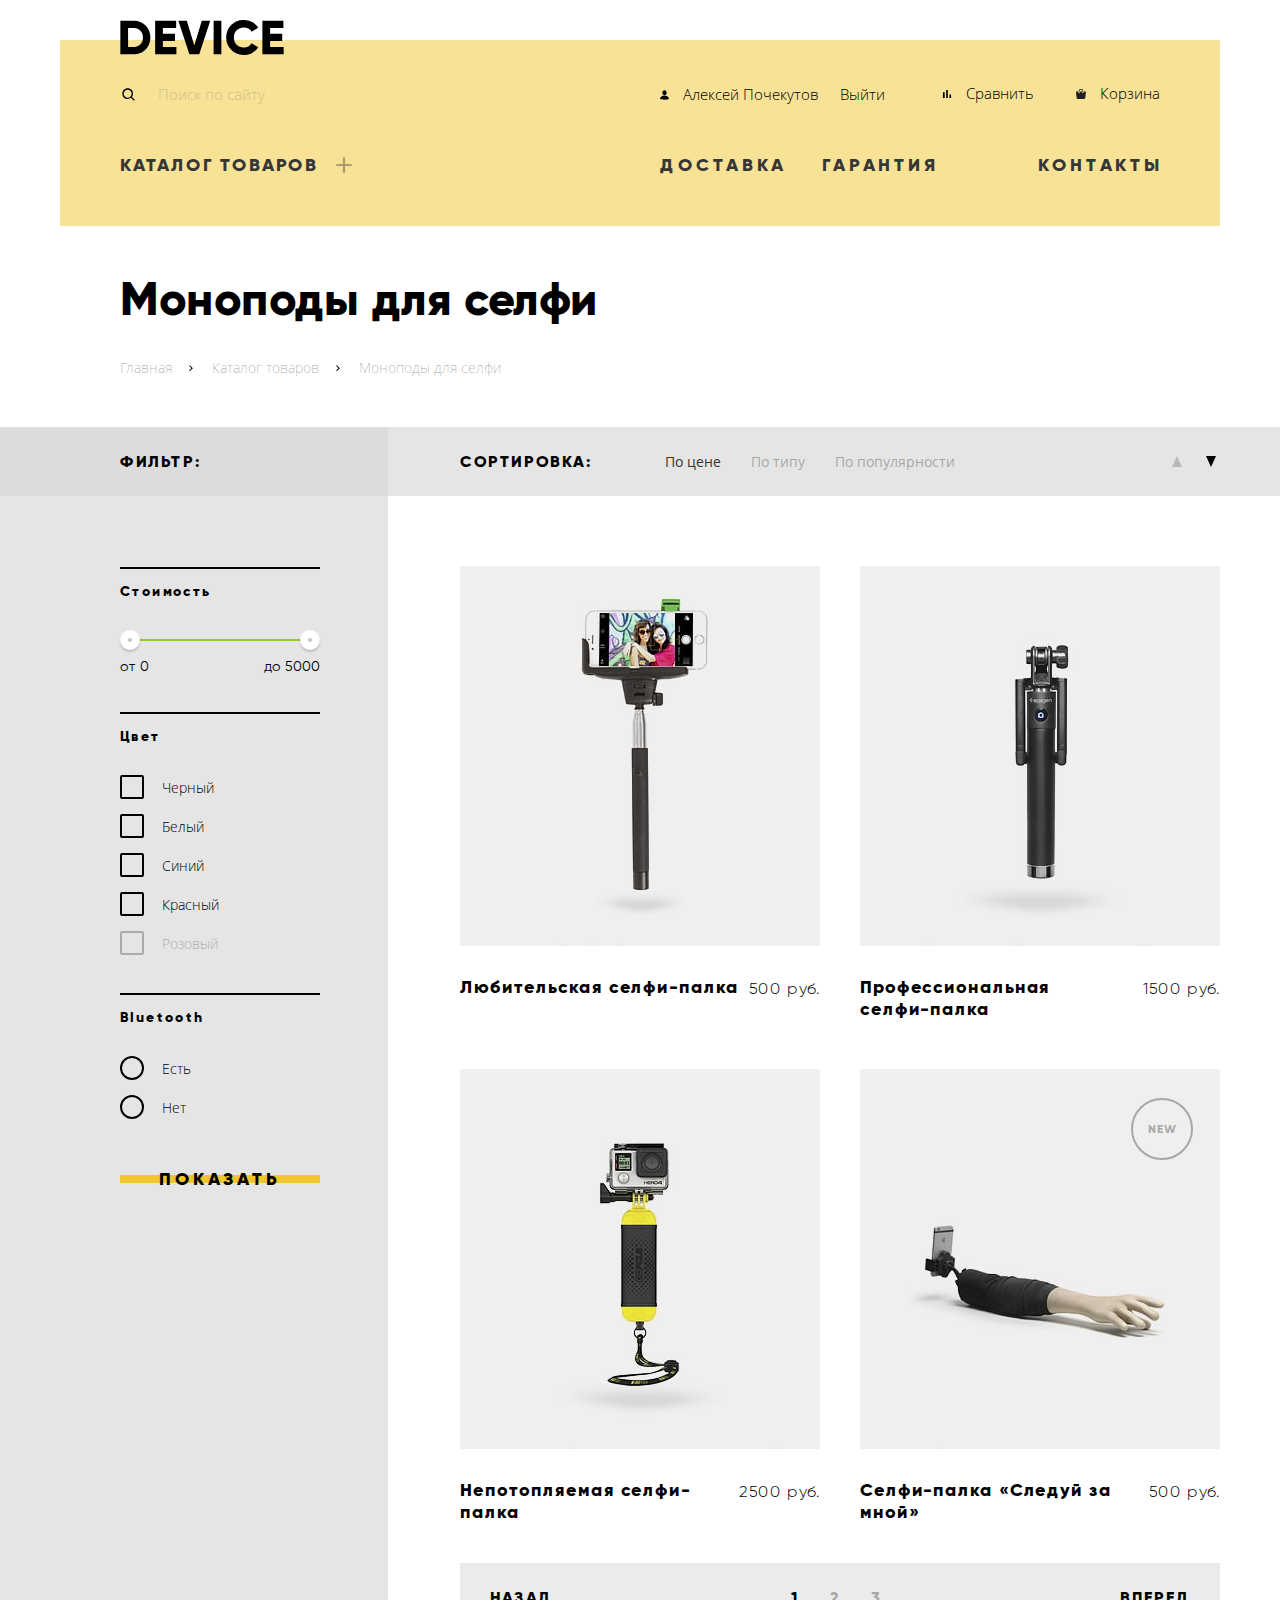
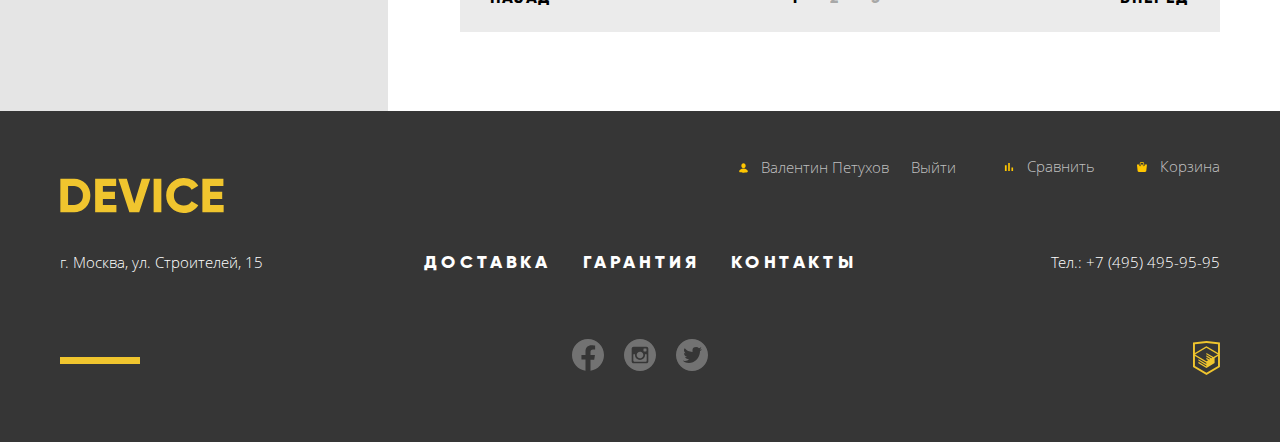
<file: catalog.html>
<!DOCTYPE html>
<html lang="ru">
  <head>
    <meta charset="utf-8">
    <title>HTML Academy: Девайс</title>
    <link rel="stylesheet" href="css/normalize-min.css">
    <link rel="stylesheet" href="css/styles-min.css">
  </head>
  <body>
    <header class="header size-strict">
      <a href="index.html" class="header__logo logo offset-effect">
        <h1 class="visually-hidden">Device</h1>
        <svg class="logo" width="163" height="35" viewBox="0 0 163 35" fill="black" xmlns="http://www.w3.org/2000/svg">
          <path fill-rule="evenodd" clip-rule="evenodd" d="M-0.151001 0.702054V34.3021H13.381C15.5624 34.3554 17.7309 33.954 19.7487 33.1235C21.7665 32.293 23.5892 31.0515 25.101 29.4781C26.6506 27.9008 27.8665 26.0274 28.6761 23.9697C29.4857 21.9121 29.8724 19.7124 29.813 17.5021C29.8724 15.2917 29.4857 13.092 28.6761 11.0344C27.8665 8.97675 26.6506 7.10336 25.101 5.52605C23.5891 3.95276 21.7663 2.71136 19.7486 1.88085C17.7308 1.05034 15.5623 0.648895 13.381 0.702054H-0.151001ZM7.582 26.9101V8.09105H13.382C14.5845 8.04315 15.7838 8.24682 16.903 8.68901C18.0223 9.13121 19.0369 9.80221 19.882 10.6591C20.7304 11.5767 21.3875 12.6542 21.8149 13.8286C22.2422 15.003 22.4313 16.2508 22.371 17.4991C22.4313 18.7474 22.2423 19.9952 21.8149 21.1696C21.3876 22.344 20.7305 23.4215 19.882 24.3391C19.0371 25.1961 18.0225 25.8672 16.9032 26.3094C15.7839 26.7517 14.5845 26.9552 13.382 26.9071H7.582V26.9101ZM42.382 20.9581H54.464V13.6581H42.378V8.09105H55.669V0.702054H34.645V34.3021H55.91V26.9101H42.378V20.9581H42.382ZM78.725 34.3021L89.744 0.702054H81.286L73.795 25.4221L66.304 0.702054H57.847L68.866 34.3021H78.725ZM93.125 34.3021H100.858V0.702054H93.125V34.3021ZM131.74 32.8861C134.233 31.574 136.321 29.6076 137.781 27.1981L131.111 23.3581C130.381 24.659 129.279 25.7121 127.946 26.3821C126.505 27.1263 124.903 27.5041 123.282 27.4821C121.962 27.5449 120.643 27.3343 119.408 26.8635C118.173 26.3927 117.048 25.6718 116.105 24.7461C115.195 23.7792 114.489 22.6394 114.028 21.3943C113.568 20.1492 113.362 18.8242 113.423 17.4981C113.362 16.1719 113.568 14.8469 114.028 13.6018C114.489 12.3567 115.195 11.2169 116.105 10.2501C117.048 9.32428 118.173 8.60339 119.408 8.13258C120.643 7.66177 121.962 7.45119 123.282 7.51405C124.893 7.49104 126.486 7.86178 127.921 8.59405C129.263 9.27186 130.373 10.3327 131.111 11.6421L137.781 7.80205C136.294 5.39752 134.191 3.43384 131.691 2.11405C129.109 0.72096 126.216 0.0027445 123.282 0.0260544C113.503 -0.245946 105.485 7.71705 105.691 17.4981C105.483 27.2791 113.5 35.2451 123.279 34.9741C126.229 35.0013 129.138 34.2831 131.737 32.8861H131.74ZM149.621 20.9581H161.703V13.6581H149.618V8.09105H162.908V0.702054H141.885V34.3021H163.15V26.9101H149.618V20.9581H149.621Z" fill="#F0C52E"/>
        </svg>
      </a>
      <div class="row header__block offset-effect">
        <section class="col-6 search">
          <h2 class="visually-hidden">Поиск</h2>
          <form action="http://test.ru" method="GET" class="search__form">
            <label class="search__label" for="search"></label>
            <input id="search" class="search__input" type="text" name="search" placeholder="Поиск по сайту">
            <button type="button" class="search__button">Найти</button>
            <div class="search__divide"></div>
          </form>
        </section>
        <section class="col-6 header-menu menu">
          <h2 class="visually-hidden">Системные</h2>
          <ul class="unstyled-list header-menu__list menu__list">
            <li class="header-menu__item">
              <a class="header-menu__link text-effect-primary" href="https://htmlacademy.ru/profile/id1497561">
                <svg class="header-menu__link-image" width="9" height="10" viewBox="0 0 9 10" fill="none" xmlns="http://www.w3.org/2000/svg">
                  <path d="M4.49996 0.333328C5.69704 0.333328 6.66663 1.3775 6.66663 2.66666C6.66663 3.95583 5.69704 5 4.49996 5C3.30288 5 2.33329 3.95583 2.33329 2.66666C2.33329 1.3775 3.30288 0.333328 4.49996 0.333328ZM4.49996 9.66666C4.49996 9.66666 8.83329 9.66666 8.83329 8.5C8.83329 7.1 6.72079 5.58333 4.49996 5.58333C2.27913 5.58333 0.166626 7.1 0.166626 8.5C0.166626 9.66666 4.49996 9.66666 4.49996 9.66666Z" fill="black"/>
                </svg>
                Алексей Почекутов
              </a>
              <button class="menu__button text-effect-primary" type="button">Выйти</button>
            </li>
            <li class="header-menu__item">
              <a class="header-menu__link text-effect-primary" href="blank.html">
                <svg class="header-menu__link-image" width="10" height="10" viewBox="0 0 10 10" fill="none" xmlns="http://www.w3.org/2000/svg">
                  <path d="M0.916748 3.36667H2.66675V9.08334H0.916748V3.36667ZM4.18342 0.916672H5.81675V9.08334H4.18342V0.916672ZM7.45008 5.58334H9.08342V9.08334H7.45008V5.58334Z" fill="black"/>
                </svg>
                Сравнить
              </a>
            </li>
            <li class="header-menu__item">
              <a class="header-menu__link text-effect-primary" href="blank.html">
                <svg class="header-menu__link-image" width="10" height="10" viewBox="0 0 10 10" fill="none" xmlns="http://www.w3.org/2000/svg">
                  <path d="M9.86215 2.5217C9.79278 2.43991 9.69341 2.39316 9.58927 2.39316H7.65774V3.4188C7.65774 3.89008 7.25359 4.2735 6.75684 4.2735C6.26008 4.2735 5.85593 3.89008 5.85593 3.4188V2.39316H4.05413V3.4188C4.05413 3.89008 3.64999 4.2735 3.15323 4.2735C2.65648 4.2735 2.25233 3.89008 2.25233 3.4188V2.39316H0.32089C0.216656 2.39316 0.117286 2.43991 0.0479169 2.5217C-0.0215425 2.6035 -0.0544254 2.71256 -0.0425335 2.82145L0.605665 8.78461C0.617737 9.45692 1.14179 9.99999 1.78431 9.99999H8.12584C8.76828 9.99999 9.29233 9.45692 9.30449 8.78452L9.95269 2.82136C9.96449 2.71256 9.93161 2.6035 9.86215 2.5217Z" fill="#231F20"/>
                  <path d="M3.15333 3.76068C3.35207 3.76068 3.51369 3.60735 3.51369 3.4188V1.53846C3.51369 1.01051 4.07486 0.683761 4.59477 0.683761H5.49567C6.04288 0.683761 6.39657 1.01923 6.39657 1.53846V3.4188C6.39657 3.60735 6.55829 3.76068 6.75693 3.76068C6.95558 3.76068 7.11729 3.60735 7.11729 3.4188V1.53846C7.11729 0.647009 6.43531 0 5.49567 0H4.59477C3.60126 0 2.79297 0.690171 2.79297 1.53846V3.4188C2.79297 3.60735 2.95459 3.76068 3.15333 3.76068Z" fill="#231F20"/>
                </svg>
                Корзина
              </a>
            </li>
          </ul>
        </section>  
      </div>
      <section class="row header-nav header__block offset-effect">
        <div class="col-6 header-catalog">
          <h2 class="visually-hidden">Каталог товаров</h2>
          <div class="header-catalog__link-wrap">
            <a class="header-catalog__link">Каталог товаров</a> 
            <svg class="header-catalog__img" width="16" height="16" viewBox="0 0 16 16" fill="none" xmlns="http://www.w3.org/2000/svg">
              <path d="M15.7 6.9V9.1H9.10005V15.7H6.90005V9.1H0.300049V6.9H6.90005V0.300003H9.10005V6.9H15.7Z" fill="black" fill-opacity="0.3"/>
            </svg>
          </div>
          
          <div class="popup header-catalog__popup">
            <ul class="unstyled-list popup__block-list">
              <li class="popup__block-item">
                <ul class="unstyled-list popup__list">
                  <li class="popup__item"><a class="popup__link text-effect-primary" href="catalog.html">Виртуальная реальность</a></li>
                  <li class="popup__item"><a class="popup__link text-effect-primary" href="catalog.html">Моноподы для селфи</a></li>
                  <li class="popup__item"><a class="popup__link text-effect-primary" href="catalog.html">Экшн-камеры</a></li>
                </ul>
              </li>
              <li class="popup__block-item">
                <ul class="unstyled-list popup__list">
                  <li class="popup__item"><a class="popup__link text-effect-primary" href="catalog.html">Фитнес-браслеты</a></li>
                  <li class="popup__item"><a class="popup__link text-effect-primary" href="catalog.html">Умные часы</a></li>
                </ul>
              </li>
              <li class="popup__block-item">
                <ul class="unstyled-list popup__list">
                  <li class="popup__item"><a class="popup__link text-effect-primary" href="catalog.html">Квадрокоптер</a></li>
                </ul>
              </li>
            </ul>
          </div>
        </div>
        <div class="col-6 navigation">
          <h2 class="visually-hidden">Навигация</h2>
          <ul class="unstyled-list navigation__list">
            <li class="navigation__item"><a href="blank.html" class="navigation__link text-effect-primary">Доставка</a></li>
            <li class="navigation__item"><a href="blank.html" class="navigation__link text-effect-primary">Гарантия</a></li>
            <li class="navigation__item"><a href="blank.html" class="navigation__link text-effect-primary">Контакты</a></li>
          </ul>
        </div>      
      </section>
    </header>
    <main>
      <section class="breadcrumbs size-strict">
        <h2 class="breadcrumbs__category">Моноподы для селфи</h2>
        <ul class="unstyled-list breadcrumbs__list">
          <li class="breadcrumbs__item"><a class="breadcrumbs__link" href="blank.html">Главная</a></li>
          <li class="breadcrumbs__item"><a class="breadcrumbs__link" href="blank.html">Каталог товаров</a></li>
          <li class="breadcrumbs__item"><a class="breadcrumbs__link" href="blank.html">Моноподы для селфи</a></li>
        </ul>
      </section>
      <section class="catalog">
        <header class="catalog-header">
          <h2 class="visually-hidden">Меню</h2>
          <div class="catalog-header__filter">
            <h3 class="catalog-header__title">Фильтр:</h3>
          </div>
          <div class="catalog-header__sort">
            <h3 class="catalog-header__title">Сортировка:</h3>
            <ul class="unstyled-list catalog-header__sort-list">
              <li class="catalog-header__sort-item">
                <a class="text-effect-tertiary catalog-header__sort-item--active" href="?query=1">По цене</a>
              </li>
              <li class="catalog-header__sort-item text-effect-tertiary">
                <a class="text-effect-tertiary" href="?query=2">По типу</a>
              </li>
              <li class="catalog-header__sort-item text-effect-tertiary">
                <a class="text-effect-tertiary" href="?query=3">По популярности</a>
              </li>
            </ul>
            <div class="catalog-header__direction direction-toggler">
              <a href="?direction=1" class="direction-toggler__element direction-toggler__element--up" title="По возрастанию">
                <h3 class="visually-hidden">По возрастанию</h3>
              </a>
              <a href="?direction=2" class="direction-toggler__element direction-toggler__element--down direction-toggler__element--current" title="По убиванию">
                <h3 class="visually-hidden">По убыванию</h3>
              </a>
            </div>
          </div>
        </header>
        <div class="catalog-main">
          <div class="catalog-filter__wrap">
            <form class="catalog-filter" method="POST" action="https://echo.htmlacademy.ru/">
              <ul class="unstyled-list catalog-filter__list">
                <li class="catalog-filter__item">
                  <h3 class="catalog-filter__title">Стоимость</h3>
                    <div class="range">
                      <input class="range__min-cost" type="hidden" name="minCost">
                      <input class="range__max-cost" type="hidden" name="maxCost">
                      <div class="range__track">
                        <button class="range__left" type="button">
                          <output class="range__output-left">от 0</output>
                        </button>
                        <div class="range__indicator"></div>
                        <button class="range__right" type="button">
                          <output class="range__output-right">5000</output>
                        </button>
                      </div>
                    </div>
                </li>
                <li class="catalog-filter__item filter">
                  <h3 class="catalog-filter__title">Цвет</h3>
                  <ul class="unstyled-list filter__list">
                    <li class="filter__item">
                      <div class="checkbox-field">
                        <input id="color-black" class="filter__input checkbox-field__input" type="checkbox" name="color" value="black">
                        <span class="checkbox-field__view"></span>
                        <label for="color-black" class="filter__label">Черный</label>
                      </div>
                    </li>
                    <li class="filter__item">
                      <div class="checkbox-field">
                        <input id="color-white" class="filter__input checkbox-field__input" type="checkbox" name="color" value="white">
                        <span class="checkbox-field__view"></span>
                        <label for="color-white" class="filter__label">Белый</label>
                      </div>
                    </li>
                    <li class="filter__item">
                      <div class="checkbox-field">
                        <input id="color-blue" class="filter__input checkbox-field__input" type="checkbox" name="color" value="blue">
                        <span class="checkbox-field__view"></span>
                        <label for="color-blue" class="filter__label">Синий</label>
                      </div>
                    </li>
                    <li class="filter__item">
                      <div class="checkbox-field">
                        <input id="color-red" class="filter__input checkbox-field__input" type="checkbox" name="color" value="red">
                        <span class="checkbox-field__view"></span>
                        <label for="color-red" class="filter__label">Красный</label>
                      </div>
                    </li>
                    <li class="filter__item">
                      <div class="checkbox-field">
                        <input id="color-pink" class="filter__input checkbox-field__input" type="checkbox" name="color" value="pink" disabled>
                        <span class="checkbox-field__view"></span>
                        <label for="color-pink" class="filter__label">Розовый</label>
                      </div>
                    </li>
                  </ul>
                </li>
                <li class="catalog-filter__item filter">
                  <h3 class="catalog-filter__title">Bluetooth</h3>
                  <div class="radiobox-field">
                    <input id="bluetooth-yes" class="filter__input radiobox-field__input" type="radio" name="bluetooth" value="yes">
                    <span class="radiobox-field__view"></span>
                    <label for="bluetooth-yes" class="filter__label">Есть</label>
                  </div>
                  <div class="radiobox-field">
                    <input id="bluetooth-no" class="filter__input radiobox-field__input" type="radio" name="bluetooth" value="no">
                    <span class="radiobox-field__view"></span>
                    <label for="bluetooth-no" class="filter__label">Нет</label>
                  </div>
                </li>
              </ul>
              <button class="btn catalog-filter__button link-btn-effect-primary" type="submit">Показать</button>
            </form>
          </div>
          <div class="catalog-content">
            <div class="catalog-content__wrap">
              <article class="catalog-content__item">
                <div class="catalog-content__image-wrap">
                  <a href="blank.html" class="catalog-content__item-link">
                    <img class="catalog-content__image" src="img/item_1_1.jpg" alt="Любительская селфи палка" width="360" height="380">
                  </a>
                  <div class="catalog-content__buttons-wrap">
                    <button class="btn catalog-content__button-basket link-btn-effect-primary" type="button">В корзину</button>
                    <button class="catalog-content__button-compare" type="button">Добавить к сравнению</button>
                  </div>
                </div>
                <div class="catalog-content__description">
                  <h3 class="catalog-content__title">Любительская селфи-палка</h3>
                  <p class="catalog-content__price">500 руб.</p>
                </div>
              </article>
              <article class="catalog-content__item">
                <div class="catalog-content__image-wrap">
                  <a href="blank.html" class="catalog-content__item-link">
                    <img class="catalog-content__image" src="img/item_1_2.jpg" alt="Профессиональная селфи-палка" width="360" height="380">
                  </a>
                  <div class="catalog-content__buttons-wrap">
                    <button class="btn catalog-content__button-basket link-btn-effect-primary" type="button">в корзину</button>
                    <button class="catalog-content__button-compare" type="button">Добавить к сравнению</button>
                  </div>
                </div>
                <div class="catalog-content__description">
                  <h3 class="catalog-content__title">Профессиональная
                    селфи-палка
                  </h3>
                  <p class="catalog-content__price">1500 руб.</p>
                </div>
              </article>
              <article class="catalog-content__item">
                <div class="catalog-content__image-wrap">
                  <a href="blank.html" class="catalog-content__item-link">
                    <img class="catalog-content__image" src="img/item_1_3.jpg" alt="Непотопляемая селфи-палка"  width="360" height="380">
                  </a>
                  <div class="catalog-content__buttons-wrap">
                    <button class="btn catalog-content__button-basket link-btn-effect-primary" type="button">в корзину</button>
                    <button class="catalog-content__button-compare" type="button">Добавить к сравнению</button>
                  </div>
                </div>
                <div class="catalog-content__description">
                  <h3 class="catalog-content__title">Непотопляемая селфи-палка</h3>
                  <p class="catalog-content__price">2500 руб.</p>
                </div>
              </article>
              <article class="catalog-content__item">
                <div class="catalog-content__new">New</div>
                <div class="catalog-content__image-wrap">
                  <a href="blank.html" class="catalog-content__item-link">
                    <img class="catalog-content__image" src="img/item_1_4.jpg" alt="Селфи-палка «Следуй за мной»"  width="360" height="380">
                  </a>
                  <div class="catalog-content__buttons-wrap">
                    <button class="btn catalog-content__button-basket link-btn-effect-primary" type="button">в корзину</button>
                    <button class="catalog-content__button-compare" type="button">Добавить к сравнению</button>
                  </div>
                </div>
                <div class="catalog-content__description">
                  <h3 class="catalog-content__title">Селфи-палка «Следуй за мной»</h3>
                  <p class="catalog-content__price">500 руб.</p>
                </div>
              </article>
            </div>
            <div class="pagination">
              <a class="pagination__button pagination__button--disabled" href="">Назад</a>
              <ul class="unstyled-list pagination__list">
                <li class="pagination__item"><a class="pagination__link text-effect-tertiary pagination__link--active" href="">1</a></li>
                <li class="pagination__item"><a class="pagination__link text-effect-tertiary" href="">2</a></li>
                <li class="pagination__item"><a class="pagination__link text-effect-tertiary" href="">3</a></li>
              </ul>
              <a class="pagination__button" href="">Вперед</a>
            </div>
          </div>
        </div>
      </section>
    </main>
    <footer class="footer">
      <div class="footer__wrap size-strict">
        <ul class="unstyled-list footer-menu__list menu__list">
          <li class="footer-menu__item">
            <a class="footer-menu__link text-effect-secondary" href="blank.html">
              <svg class="footer-menu__link-image" width="9" height="10" viewBox="0 0 9 10" fill="none" xmlns="http://www.w3.org/2000/svg">
                <path d="M4.49996 0.333328C5.69704 0.333328 6.66663 1.3775 6.66663 2.66666C6.66663 3.95583 5.69704 5 4.49996 5C3.30288 5 2.33329 3.95583 2.33329 2.66666C2.33329 1.3775 3.30288 0.333328 4.49996 0.333328ZM4.49996 9.66666C4.49996 9.66666 8.83329 9.66666 8.83329 8.5C8.83329 7.1 6.72079 5.58333 4.49996 5.58333C2.27913 5.58333 0.166626 7.1 0.166626 8.5C0.166626 9.66666 4.49996 9.66666 4.49996 9.66666Z" fill="black"/>
              </svg>
              Валентин Петухов
            </a>
            <button class="footer-menu__button menu__button text-effect-secondary" type="button">Выйти</button>
          </li>
          <li class="footer-menu__item">
            <a class="footer-menu__link text-effect-secondary" href="blank.html">
              <svg class="footer-menu__link-image" width="10" height="10" viewBox="0 0 10 10" fill="none" xmlns="http://www.w3.org/2000/svg">
                <path d="M0.916748 3.36667H2.66675V9.08334H0.916748V3.36667ZM4.18342 0.916672H5.81675V9.08334H4.18342V0.916672ZM7.45008 5.58334H9.08342V9.08334H7.45008V5.58334Z" fill="black"/>
              </svg>
              Сравнить
            </a>
          </li>
          <li class="footer-menu__item">
            <a class="footer-menu__link text-effect-secondary" href="blank.html">
              <svg class="footer-menu__link-image" width="10" height="10" viewBox="0 0 10 10" fill="none" xmlns="http://www.w3.org/2000/svg">
                <path d="M9.86215 2.5217C9.79278 2.43991 9.69341 2.39316 9.58927 2.39316H7.65774V3.4188C7.65774 3.89008 7.25359 4.2735 6.75684 4.2735C6.26008 4.2735 5.85593 3.89008 5.85593 3.4188V2.39316H4.05413V3.4188C4.05413 3.89008 3.64999 4.2735 3.15323 4.2735C2.65648 4.2735 2.25233 3.89008 2.25233 3.4188V2.39316H0.32089C0.216656 2.39316 0.117286 2.43991 0.0479169 2.5217C-0.0215425 2.6035 -0.0544254 2.71256 -0.0425335 2.82145L0.605665 8.78461C0.617737 9.45692 1.14179 9.99999 1.78431 9.99999H8.12584C8.76828 9.99999 9.29233 9.45692 9.30449 8.78452L9.95269 2.82136C9.96449 2.71256 9.93161 2.6035 9.86215 2.5217Z" fill="#231F20"/>
                <path d="M3.15333 3.76068C3.35207 3.76068 3.51369 3.60735 3.51369 3.4188V1.53846C3.51369 1.01051 4.07486 0.683761 4.59477 0.683761H5.49567C6.04288 0.683761 6.39657 1.01923 6.39657 1.53846V3.4188C6.39657 3.60735 6.55829 3.76068 6.75693 3.76068C6.95558 3.76068 7.11729 3.60735 7.11729 3.4188V1.53846C7.11729 0.647009 6.43531 0 5.49567 0H4.59477C3.60126 0 2.79297 0.690171 2.79297 1.53846V3.4188C2.79297 3.60735 2.95459 3.76068 3.15333 3.76068Z" fill="#231F20"/>
              </svg>
              Корзина
            </a>
          </li>
        </ul>
        <a href="index.html" class="footer__logo">
          <h2 class="visually-hidden">Device</h2>
          <svg class="logo" width="163" height="35" viewBox="0 0 163 35" fill="black" xmlns="http://www.w3.org/2000/svg">
            <path fill-rule="evenodd" clip-rule="evenodd" d="M-0.151001 0.702054V34.3021H13.381C15.5624 34.3554 17.7309 33.954 19.7487 33.1235C21.7665 32.293 23.5892 31.0515 25.101 29.4781C26.6506 27.9008 27.8665 26.0274 28.6761 23.9697C29.4857 21.9121 29.8724 19.7124 29.813 17.5021C29.8724 15.2917 29.4857 13.092 28.6761 11.0344C27.8665 8.97675 26.6506 7.10336 25.101 5.52605C23.5891 3.95276 21.7663 2.71136 19.7486 1.88085C17.7308 1.05034 15.5623 0.648895 13.381 0.702054H-0.151001ZM7.582 26.9101V8.09105H13.382C14.5845 8.04315 15.7838 8.24682 16.903 8.68901C18.0223 9.13121 19.0369 9.80221 19.882 10.6591C20.7304 11.5767 21.3875 12.6542 21.8149 13.8286C22.2422 15.003 22.4313 16.2508 22.371 17.4991C22.4313 18.7474 22.2423 19.9952 21.8149 21.1696C21.3876 22.344 20.7305 23.4215 19.882 24.3391C19.0371 25.1961 18.0225 25.8672 16.9032 26.3094C15.7839 26.7517 14.5845 26.9552 13.382 26.9071H7.582V26.9101ZM42.382 20.9581H54.464V13.6581H42.378V8.09105H55.669V0.702054H34.645V34.3021H55.91V26.9101H42.378V20.9581H42.382ZM78.725 34.3021L89.744 0.702054H81.286L73.795 25.4221L66.304 0.702054H57.847L68.866 34.3021H78.725ZM93.125 34.3021H100.858V0.702054H93.125V34.3021ZM131.74 32.8861C134.233 31.574 136.321 29.6076 137.781 27.1981L131.111 23.3581C130.381 24.659 129.279 25.7121 127.946 26.3821C126.505 27.1263 124.903 27.5041 123.282 27.4821C121.962 27.5449 120.643 27.3343 119.408 26.8635C118.173 26.3927 117.048 25.6718 116.105 24.7461C115.195 23.7792 114.489 22.6394 114.028 21.3943C113.568 20.1492 113.362 18.8242 113.423 17.4981C113.362 16.1719 113.568 14.8469 114.028 13.6018C114.489 12.3567 115.195 11.2169 116.105 10.2501C117.048 9.32428 118.173 8.60339 119.408 8.13258C120.643 7.66177 121.962 7.45119 123.282 7.51405C124.893 7.49104 126.486 7.86178 127.921 8.59405C129.263 9.27186 130.373 10.3327 131.111 11.6421L137.781 7.80205C136.294 5.39752 134.191 3.43384 131.691 2.11405C129.109 0.72096 126.216 0.0027445 123.282 0.0260544C113.503 -0.245946 105.485 7.71705 105.691 17.4981C105.483 27.2791 113.5 35.2451 123.279 34.9741C126.229 35.0013 129.138 34.2831 131.737 32.8861H131.74ZM149.621 20.9581H161.703V13.6581H149.618V8.09105H162.908V0.702054H141.885V34.3021H163.15V26.9101H149.618V20.9581H149.621Z" fill="#F0C52E"/>
          </svg>
        </a>
        <div class="footer__contacts-services">
          <p class="footer__address footer__item">г. Москва, ул. Строителей, 15</p>
          <ul class="unstyled-list footer-nav__list footer__item">
            <li class="footer-nav__item"><a class="footer-nav__link text-effect-primary" href="blank.html">Доставка</a></li>
            <li class="footer-nav__item"><a class="footer-nav__link text-effect-primary" href="blank.html">Гарантия</a></li>
            <li class="footer-nav__item"><a class="footer-nav__link text-effect-primary" href="blank.html">Контакты</a></li>
          </ul>
          <p class="footer__tel footer__item">Тел.: <a class="footer__tel-link text-effect-primary" href="tel:+74954959595">+7 (495) 495-95-95</a></p>
        </div>
        <div class="footer__bottom-block">
          <div class="footer__item">
            <div class="footer__decorate"></div>
          </div>
          <ul class="unstyled-list footer-social__list footer__item">
            <li class="footer-social__item">
              <a class="footer-social__link" href="https://www.facebook.com/">
                <h3 class="visually-hidden">Ссылка на Facebook</h3>
                <svg width="32" height="32" viewBox="0 0 32 32" fill="none" xmlns="http://www.w3.org/2000/svg">
                  <path d="M31.9973 16C31.9973 7.16267 24.8347 0 15.9987 0C7.16267 0 0 7.16267 0 16C0 23.984 5.85067 30.6027 13.4987 31.8027V20.624H9.43733V15.9987H13.4987V12.4747C13.4987 8.464 15.888 6.24933 19.5413 6.24933C21.292 6.24933 23.1227 6.56133 23.1227 6.56133V10.4987H21.1067C19.12 10.4987 18.5 11.732 18.5 12.9973V16H22.9373L22.228 20.6253H18.5V31.804C26.148 30.604 31.9987 23.9853 31.9987 16H31.9973Z" fill="white" fill-opacity="0.3"/>
                </svg>
              </a>
            </li>
            <li class="footer-social__item">
              <a class="footer-social__link" href="https://www.instagram.com/">
                <h3 class="visually-hidden">Ссылка на Instagram</h3>
                <svg width="32" height="32" viewBox="0 0 32 32" fill="none" xmlns="http://www.w3.org/2000/svg">
                  <path d="M21 16C21 17.3261 20.4732 18.5979 19.5355 19.5355C18.5979 20.4732 17.3261 21 16 21C14.6739 21 13.4021 20.4732 12.4645 19.5355C11.5268 18.5979 11 17.3261 11 16C11 15.715 11.03 15.4367 11.0817 15.1667H9.33333V21.8283C9.33333 22.2917 9.70833 22.6667 10.1717 22.6667H21.83C22.0521 22.6662 22.2649 22.5777 22.4217 22.4205C22.5786 22.2634 22.6667 22.0504 22.6667 21.8283V15.1667H20.9183C20.97 15.4367 21 15.715 21 16ZM16 19.3333C16.4378 19.3332 16.8714 19.2469 17.2759 19.0792C17.6803 18.9116 18.0478 18.6659 18.3574 18.3562C18.6669 18.0465 18.9124 17.6789 19.0799 17.2743C19.2473 16.8698 19.3334 16.4362 19.3333 15.9983C19.3332 15.5605 19.2469 15.1269 19.0792 14.7225C18.9116 14.318 18.6659 13.9505 18.3562 13.641C18.0465 13.3314 17.6789 13.0859 17.2743 12.9185C16.8698 12.751 16.4362 12.6649 15.9983 12.665C15.1141 12.6652 14.2661 13.0167 13.641 13.6421C13.0158 14.2676 12.6648 15.1157 12.665 16C12.6652 16.8843 13.0167 17.7322 13.6421 18.3574C14.2676 18.9825 15.1157 19.3336 16 19.3333ZM20 12.5H21.9983C22.1311 12.5 22.2584 12.4474 22.3525 12.3537C22.4465 12.2599 22.4996 12.1328 22.5 12V10.0017C22.5 9.86862 22.4471 9.74102 22.3531 9.64693C22.259 9.55285 22.1314 9.5 21.9983 9.5H20C19.8669 9.5 19.7393 9.55285 19.6453 9.64693C19.5512 9.74102 19.4983 9.86862 19.4983 10.0017V12C19.5 12.275 19.725 12.5 20 12.5ZM16 0C11.7565 0 7.68687 1.68571 4.68629 4.68629C1.68571 7.68687 0 11.7565 0 16C0 20.2435 1.68571 24.3131 4.68629 27.3137C7.68687 30.3143 11.7565 32 16 32C18.1012 32 20.1817 31.5861 22.1229 30.7821C24.0641 29.978 25.828 28.7994 27.3137 27.3137C28.7994 25.828 29.978 24.0641 30.7821 22.1229C31.5861 20.1817 32 18.1012 32 16C32 13.8989 31.5861 11.8183 30.7821 9.87706C29.978 7.93586 28.7994 6.17203 27.3137 4.68629C25.828 3.20055 24.0641 2.022 22.1229 1.21793C20.1817 0.413852 18.1012 0 16 0ZM24.3333 22.4817C24.3333 23.5 23.5 24.3333 22.4817 24.3333H9.51833C8.5 24.3333 7.66667 23.5 7.66667 22.4817V9.51833C7.66667 8.5 8.5 7.66667 9.51833 7.66667H22.4817C23.5 7.66667 24.3333 8.5 24.3333 9.51833V22.4817Z" fill="white" fill-opacity="0.3"/>
                </svg>
              </a>
            </li>
            <li class="footer-social__item">
              <a class="footer-social__link" href="https://twitter.com/">
                <h3 class="visually-hidden">Ссылка на Twitter</h3>
                <svg width="32" height="32" viewBox="0 0 32 32" fill="none" xmlns="http://www.w3.org/2000/svg">
                  <path d="M16 32C13.8333 32 11.7604 31.5781 9.78125 30.7344C7.80208 29.8906 6.09896 28.7552 4.67188 27.3281C3.24479 25.901 2.10938 24.1979 1.26562 22.2188C0.421875 20.2396 0 18.1667 0 16C0 13.8333 0.421875 11.7604 1.26562 9.78125C2.10938 7.80208 3.24479 6.09896 4.67188 4.67188C6.09896 3.24479 7.80208 2.10938 9.78125 1.26562C11.7604 0.421875 13.8333 0 16 0C18.1667 0 20.2396 0.421875 22.2188 1.26562C24.1979 2.10938 25.901 3.24479 27.3281 4.67188C28.7552 6.09896 29.8906 7.80208 30.7344 9.78125C31.5781 11.7604 32 13.8333 32 16C32 18.1667 31.5781 20.2396 30.7344 22.2188C29.8906 24.1979 28.7552 25.901 27.3281 27.3281C25.901 28.7552 24.1979 29.8906 22.2188 30.7344C20.2396 31.5781 18.1667 32 16 32ZM25.4062 8C25.2812 8.0625 25.0938 8.17708 24.8438 8.34375L24.2344 8.75L23.6562 9.0625L23 9.28125C22.2292 8.42708 21.2812 8 20.1562 8C17.7188 8 16.5 9.02083 16.5 11.0625V12.9062C13.1458 12.7396 10.5729 11.5104 8.78125 9.21875C8.26042 9.76042 8 10.3542 8 11C8 12.375 8.51042 13.4167 9.53125 14.125C9.40625 14.125 9.22917 14.1354 9 14.1562C8.77083 14.1771 8.58854 14.1771 8.45312 14.1562C8.31771 14.1354 8.16667 14.0833 8 14C8 14.9583 8.25521 15.7552 8.76562 16.3906C9.27604 17.026 9.97917 17.4375 10.875 17.625C10.6667 17.875 10.375 18 10 18C9.66667 18 9.375 17.9062 9.125 17.7188C9.125 18.5312 9.51562 19.1615 10.2969 19.6094C11.0781 20.0573 11.9583 20.2917 12.9375 20.3125C12.5625 20.875 12.0156 21.2969 11.2969 21.5781C10.5781 21.8594 9.8125 22 9 22C8.70833 22 8.30729 21.9271 7.79688 21.7812C7.28646 21.6354 7.02083 21.5625 7 21.5625C7.33333 22.2292 8.01562 22.8021 9.04688 23.2812C10.0781 23.7604 11.3854 24 12.9688 24C14.3646 24 15.6667 23.7552 16.875 23.2656C18.0833 22.776 19.1146 22.125 19.9688 21.3125C20.8229 20.5 21.5573 19.5729 22.1719 18.5312C22.7865 17.4896 23.2448 16.4115 23.5469 15.2969C23.849 14.1823 24 13.0833 24 12C24 11.9583 24.125 11.8698 24.375 11.7344C24.625 11.599 24.9167 11.4167 25.25 11.1875C25.5833 10.9583 25.8333 10.7188 26 10.4688C24.875 10.4688 24.125 10.4896 23.75 10.5312C24.4792 10.0938 25.0312 9.25 25.4062 8Z" fill="white" fill-opacity="0.3"/>
                </svg>
              </a>
            </li>
          </ul>
          <a class="footer__partner-logo footer__item" href="https://up.htmlacademy.ru/htmlcss/28">
            <h3 class="visually-hidden">Ссылка на учебный курс в htmlacademy</h3>
            <svg width="27" height="34" viewBox="0 0 27 34" fill="none" xmlns="http://www.w3.org/2000/svg">
              <path d="M13.62 0.0169551L13.472 0L0 1.40827V26.0042L13.473 34L26.903 26.0311L26.945 26.0062V1.40827L13.62 0.0169551ZM25.019 12.095L13.495 5.31992L13.494 5.21619L13.407 5.26606L13.319 5.21021V5.31892L1.925 12.086V3.13869L13.473 1.92989L25.02 3.13869V12.095H25.019ZM13.405 6.76908L24.923 13.4644L20.444 16.0974L13.351 11.8875L13.337 13.2988L19.241 16.8025L18.381 17.3082L13.351 14.3241L13.337 15.7353L17.164 18.0043L16.382 18.526L13.351 16.7437L13.337 18.1529L15.19 19.2411L13.39 20.3192L2.034 13.586L13.405 6.76908ZM1.925 15.0871L13.336 21.8601L13.352 22.9014L5.41 18.1859L5.395 19.5981L13.374 24.3805L13.392 25.4536L5.419 20.7261L5.406 22.1364L13.427 26.9457L13.473 26.9706L21.616 22.1115L21.605 16.9481L25.02 14.9175V24.9121L13.472 31.7659L1.925 24.9131V15.0871Z" fill="#F0C52E"/>
            </svg>
          </a>
        </div>
      </div>
    </footer>
    <script src="./js/catalog-min.js"></script>
  </body>
</html>
</file>
<file: css/styles-min.css>
@-webkit-keyframes width-animation{0%{width:0}to{width:100%}}@keyframes width-animation{0%{width:0}to{width:100%}}@-webkit-keyframes map-show{0%{opacity:0}to{opacity:1}}@keyframes map-show{0%{opacity:0}to{opacity:1}}@-webkit-keyframes map-invisible{0%{opacity:1}to{opacity:0}}@keyframes map-invisible{0%{opacity:1}to{opacity:0}}@-webkit-keyframes link-btn-animation-in{0%{height:8px}to{height:100%}}@keyframes link-btn-animation-in{0%{height:8px}to{height:100%}}@-webkit-keyframes link-btn-animation-out{0%{height:100%}to{height:8px}}@keyframes link-btn-animation-out{0%{height:100%}to{height:8px}}@-webkit-keyframes show{0%{transform:translateY(-100px)}80%{transform:translateY(30px)}to{transform:translateY(0)}}@keyframes show{0%{transform:translateY(-100px)}80%{transform:translateY(30px)}to{transform:translateY(0)}}@-webkit-keyframes module-error{0%,to{transform:translateX(0)}10%,30%,50%,70%,90%{transform:translateX(-10px)}20%,40%,60%,80%{transform:translateX(10px)}}@keyframes module-error{0%,to{transform:translateX(0)}10%,30%,50%,70%,90%{transform:translateX(-10px)}20%,40%,60%,80%{transform:translateX(10px)}}@-webkit-keyframes module-hide{0%{opacity:1}to{opacity:0}}@keyframes module-hide{0%{opacity:1}to{opacity:0}}:root{--default-page-width: 1160px;--basic-translate-space: -40px;--special-translate-space: -88px;--basic-black: #000000;--basic-dark: #363636;--basic-white: #ffffff;--basic-grey: #464646;--basic-half-grey: #7e7e7e;--basic-grey-darken: #dcdcdc;--basic-grey-light: #e5e5e5;--special-yellow-custom: #ffc600;--special-yellow: #f7e296;--special-yellow-dark: #f0c52e;--special-green: #91c92f;--special-smoke-white: #f2f2f2;--special-smoke-white-dark: #eaeaea;--special-pink: #f6dada;--special-grey-light: #ebebeb;--special-grey-dark: #d9d9d9;--special-white-opacity-1: rgba(255, 255, 255, .1);--special-white-opacity-3: rgba(255, 255, 255, .3);--special-white-opacity-6: rgba(255, 255, 255, .6);--special-white-opacity-7: rgba(255, 255, 255, .7);--special-black-opacity-1: rgba(0, 0, 0, .1);--special-black-opacity-2: rgba(0, 0, 0, .2);--special-black-opacity-3: rgba(0, 0, 0, .3);--special-black-opacity-4: rgba(0, 0, 0, .4);--special-black-opacity-5: rgba(0, 0, 0, .5);--special-black-opacity-6: rgba(0, 0, 0, .6);--font-main: 'Open Sans', Arial, sans-serif;--font-special: 'Gilroy', Arial, sans-serif;--font-weight-l: 700;--font-weight-m: 400;--font-weight-s: 300;--font-size-main-s: 14px;--font-size-main-m: 15px;--font-size-special-xxl: 179px;--font-size-special-xl: 47px;--font-size-special-l: 36px;--font-size-special-m-l: 18px;--font-size-special-m: 16px;--font-size-special-s-m: 14px;--font-size-special-s: 13px;--font-size-special-xs: 12px;--font-size-decorate: 10px;--line-height-m: 28px;--letter-spacing-l: .2em;--letter-spacing-m: .1em;--letter-spacing-s: .05em;--default-padding: 60px;--opacity-invisible: 0;--opacity-xl: 0.1;--opacity-l: 0.3;--opacity-m: 0.6;--opacity-s: 0.7;--opacity-visible: 1;--box-shadow-1: 0 10px 16px rgba(0, 0, 0, .15);--box-shadow-2: 0 10px 16px var(--basic-grey-light);--duration-l: .8s;--duration-m: .4s;--duration-x: .3s;--duration-xs: .15s}@font-face{font-family:'Gilroy';src:url(../fonts/Gilroy-Light.woff) format('woff');font-weight:300;font-style:normal}@font-face{font-family:'Gilroy';src:url(../fonts/Gilroy-Regular.woff) format('woff');font-weight:400;font-style:normal}@font-face{font-family:'Gilroy';src:url(../fonts/Gilroy-ExtraBold.woff) format('woff');font-weight:700;font-style:normal}@font-face{font-family:'Open Sans';src:url(../fonts/OpenSans-Light.woff) format('woff');font-weight:300;font-style:normal}@font-face{font-family:'Open Sans';src:url(../fonts/OpenSans-Regular.woff) format('woff');font-weight:400;font-style:normal}.unstyled-list,body,html{margin:0;padding:0}body{min-width:var(--default-page-width);color:var(--basic-dark);font-weight:var(--font-weight-s);font-size:var(--font-size-main-m);font-family:var(--font-main)}img{max-width:100%}a{text-decoration:none;color:inherit}.unstyled-list{list-style:none}.default-offset{padding-right:var(--default-padding);padding-left:var(--default-padding)}*,::after,::before{box-sizing:border-box}.btn,.button-close{border:0;outline:0;cursor:pointer}.btn{padding:9px 0;font-weight:var(--font-weight-l);font-size:var(--font-size-special-m-l);letter-spacing:var(--letter-spacing-l);font-family:var(--font-special);background:0 0}.button-close{display:flex;justify-content:center;align-items:center;width:55px;min-height:55px;border-radius:50%;background-color:var(--special-yellow);opacity:.5}.button-close:focus,.button-close:hover{color:var(--special-yellow-dark);opacity:1}.button-close:active{color:var(--special-yellow);opacity:.3}.logo{width:164px}.size-strict{width:var(--default-page-width);margin:0 auto}.row{display:flex;justify-content:space-between}.col-6{width:calc((100% - 40px)/2)}.page-main{display:grid;grid-template-rows:-webkit-min-content 1fr -webkit-min-content;grid-template-rows:min-content 1fr min-content}.header__block:not(:last-child){margin-bottom:33px}.header__block-item{width:calc((100% - 40px)/2)}.menu{align-items:center}.menu,.menu__list{display:flex}.menu__button{margin-left:12px;font:inherit;background-color:transparent;border:0;outline:0;cursor:pointer}.header__logo{margin-top:5px;margin-bottom:8px}.header__logo path{fill:var(--basic-black)}.header{flex-direction:column;margin-top:40px;padding:15px 60px 10px;background-color:var(--special-yellow)}.header,.search{display:flex}.search__form{position:relative;display:flex;align-items:center;width:440px}.search__label{min-width:16px;height:16px;background:var(--special-yellow) url(../img/search.svg) no-repeat center center;margin-right:20px}.search__button,.search__input{font:inherit;background-color:transparent;outline:0}.search__input{width:100%;color:var(--basic-black);border:0;opacity:.3}.search__button{display:inline-block;padding:15px 17px;vertical-align:baseline;opacity:0;text-transform:uppercase;border:2px solid var(--basic-dark);-webkit-user-select:none;-moz-user-select:none;user-select:none}.search__button:focus,.search__input:focus+.search__button:hover{color:var(--basic-white);background-color:var(--basic-black);opacity:1}.search__button:active{color:var(--special-white-opacity-3);background-color:var(--basic-black);opacity:1}.search__divide{position:absolute;left:0;right:0;bottom:0;display:block;height:2px;opacity:0;background-color:var(--basic-dark)}.search__input:hover{opacity:.6}.search__button:focus~.search__divide,.search__input:focus~.search__divide{opacity:1;border-bottom:1px solid var(--basic-black)}.search__input:focus,.search__input:focus~.search__button{opacity:1}.header-menu__list{display:flex;width:100%}.header-menu__item:not(:first-child){margin-left:42px}.header-menu__item:nth-of-type(2){margin-left:auto}.header-menu__link{color:var(--basic-black)}.header-menu__link-image{margin-right:10px}.header-nav{font-weight:var(--font-weight-l);font-size:var(--font-size-special-m-l);font-family:var(--font-special)}.navigation__list{display:flex}.navigation__item:not(:last-child){margin-right:35px}.navigation__item:last-child{margin-left:auto;margin-right:-3px}.navigation__link{letter-spacing:var(--letter-spacing-l)}.header-catalog__popup{position:absolute;z-index:10;left:0;display:none;width:100%}.header-catalog__link-wrap:hover+.header-catalog__popup,.header-catalog__popup:hover{display:block}.popup__block-list{display:flex;margin:0 -60px;padding:0 60px;background-color:var(--special-yellow)}.popup__block-item:not(:last-child){margin-right:61px}.popup__link{color:var(--basic-dark)}.header-catalog__link,.navigation__link{color:var(--basic-dark);text-transform:uppercase}.popup__list{display:flex;flex-direction:column;font-weight:var(--font-weight-s);font-size:var(--font-size-main-m);font-family:var(--font-main)}.popup__item:first-child{margin-top:20px}.popup__item{margin-bottom:20px}.header-catalog__link{letter-spacing:var(--letter-spacing-m)}.header-catalog__link-wrap{display:flex;align-items:center}.header-catalog__img{margin-left:18px}.slider{padding-top:15px;background-image:linear-gradient(to bottom,var(--special-yellow) 155px,transparent 155px)}.slider__list{display:flex;flex-direction:column}.slider__item{display:none;width:100%}.slider__item--active{display:flex}.slider__image-wrap{display:flex;justify-content:center;align-items:center}.slider__content{padding-right:60px;font-family:var(--font-special)}.slider__number,.slider__title{font-weight:var(--font-weight-l)}.slider__title{position:relative;margin-top:30px;margin-bottom:26px;padding-top:72px;font-size:var(--font-size-special-xl)}.slider__title::before{content:'';position:absolute;top:14px;left:0;width:100px;height:7px;background-color:var(--basic-white)}.slider__number{position:absolute;top:8px;right:var(--default-padding);margin-right:-12px;font-size:var(--font-size-special-xxl);color:var(--basic-white)}.slider__text{margin-bottom:51px;font-family:var(--font-main);white-space:pre-line}.slider__button{min-width:220px;text-align:center;text-transform:uppercase}.slider__param-list{display:flex;flex-wrap:wrap}.slider__param-item:not(:nth-child(3n)){margin-right:62px;margin-bottom:20px}.slider__param,.slider__value{letter-spacing:var(--letter-spacing-m)}.slider__param{margin:0;font-weight:var(--font-weight-s);font-size:var(--font-size-special-s)}.slider__value{margin:0 0 15px;font-size:var(--font-size-special-l)}.slider__menu{display:flex;justify-content:space-between;align-items:center;margin-bottom:51px}.carousel{display:flex;margin-right:28px}.carousel__item{position:relative;display:flex;justify-content:center;align-items:center;width:12px;height:12px;border:1px solid var(--basic-black);border-radius:50%;cursor:pointer}.carousel__item:not(:last-child){margin-right:18px}.carousel__item::before{content:'';position:absolute;width:6px;height:6px;border:1px solid var(--basic-black);border-radius:50%;opacity:0}.carousel__item--active::before{opacity:1}.popular{margin-top:76px}.popular__list{display:flex;flex-wrap:wrap;font-weight:var(--font-weight-l);font-size:var(--font-size-special-m-l);letter-spacing:var(--letter-spacing-s);font-family:var(--font-special)}.popular__item{width:calc(100%/6 - 200px/6)}.popular__item:not(:nth-of-type(6n)){margin-right:40px}.popular__content-wrap{height:100%;margin:0;padding-top:20px;padding-bottom:20px}.popular__img-wrap{display:flex;justify-content:center;align-items:center;width:160px;height:160px;margin-bottom:38px;background-color:var(--special-yellow)}.popular__link{color:var(--basic-black)}.popular__link:active,.popular__link:hover,.popular__link:hover .popular__img-wrap{background-color:var(--special-yellow-dark)}.popular__link:active{color:var(--special-black-opacity-3)}.popular__link:active .popular__img{opacity:.3}.popular__desc--no-spacing{letter-spacing:normal}.services,.services-wrap{position:relative;display:flex}.services-wrap{align-items:center;margin-top:114px}.services-wrap::before{content:'';position:absolute;top:11px;width:100%;height:90%;background-color:var(--basic-grey-light)}.services{top:var(--special-translate-space);color:var(--basic-black)}.services__list{display:flex;flex-direction:column;width:284px;flex-shrink:0;margin-right:116px;border-right:7px solid var(--basic-black)}.services__button{min-width:160px;text-align:center;text-transform:uppercase}.services__item:first-child{margin-top:80px}.services__item:last-child{margin-bottom:78px}.services__item:not(:last-child){margin-bottom:24px}.services__item{position:relative;z-index:1}.services__item::before{content:'';position:absolute;height:100%;width:0;background-color:var(--basic-black)}.services__item--current::before,.services__item:active::before{width:100%;-webkit-animation-name:width-animation;animation-name:width-animation;-webkit-animation-duration:var(--duration-l);animation-duration:var(--duration-l)}.services__item--current .services__button,.services__item:active .services__button{color:var(--special-yellow)}.services__item--current .services__button::before,.services__item:active .services__button::before{background-color:var(--basic-black);-webkit-animation-name:width-animation;animation-name:width-animation;-webkit-animation-duration:var(--duration-m);animation-duration:var(--duration-m)}.services__content,.services__content-list{flex-grow:1}.services__content-item{display:none;align-items:center;width:100%}.services__content-item--active{display:flex}.services__img{align-self:flex-start;margin-left:auto;margin-top:70px}.services__title{margin:70px 0 40px;font-weight:var(--font-weight-l);font-size:var(--font-size-special-xl);letter-spacing:var(--letter-spacing-l);font-family:var(--font-special)}.services__text{line-height:var(--line-height-m);letter-spacing:var(--letter-spacing-m);white-space:pre-line}.logotypes{margin-top:109px}.logotypes__list{display:flex;flex-wrap:wrap}.logotypes__item{position:relative;flex-grow:0;width:260px;height:100px;margin-bottom:90px}.logotypes__item:not(:nth-of-type(4n)){margin-right:40px}.logotypes__link:focus .logotypes__image:nth-child(1),.logotypes__link:hover .logotypes__image:nth-child(1){opacity:var(--opacity-invisible)}.logotypes__link:focus .logotypes__image:nth-child(2),.logotypes__link:hover .logotypes__image:nth-child(2){opacity:var(--opacity-visible)}.logotypes__image:nth-child(2){position:absolute;left:0;top:0;opacity:var(--opacity-invisible)}.about-site{flex-wrap:wrap;margin-bottom:35px;color:var(--basic-black)}.about-site__block{display:flex;flex-direction:column}.about-site__block:nth-of-type(2n-1){margin-right:40px}.about-site__title{position:relative;padding-top:59px;margin:0 0 37px;font-size:var(--font-size-special-xl);font-weight:var(--font-weight-l);letter-spacing:var(--letter-spacing-l);font-family:var(--font-special)}.about-site__title::before{content:'';position:absolute;top:0;left:0;width:80px;height:7px;background-color:var(--basic-black)}.about-site__text{margin:0;line-height:var(--line-height-m);white-space:pre-line}.about-site__text+.about-site__text{margin-top:40px}.about-site__list{margin-top:60px;margin-bottom:70px}.about-site__item{position:relative;padding-left:32px}.about-site__item+.about-site__item{margin-top:15px}.about-site__item::before{content:'';position:absolute;top:50%;left:0;transform:translateY(-50%);width:8px;height:8px;border:2px solid var(--basic-grey-light);border-radius:50%}.about-site__link,.about-site__link-button{color:var(--basic-black)}.about-site__link{font-weight:var(--font-weight-l);font-size:var(--font-size-special-m);line-height:var(--line-height-m);font-family:var(--font-special)}.about-site__link:focus,.about-site__link:hover{color:var(--special-black-opacity-6)}.about-site__link:active{color:var(--special-black-opacity-3)}.about-site__link-button{width:260px;margin-top:auto;text-align:center;text-transform:uppercase}.about-site__map{margin-top:40px;cursor:pointer}.about-site__popup-module{position:fixed;top:0;left:0;right:0;bottom:0;z-index:10;display:none;justify-content:center;align-items:center}.about-site__popup-module:not(.module-hide){-webkit-animation-name:map-show;animation-name:map-show;-webkit-animation-duration:.4s;animation-duration:.4s}.about-site--active .about-site__popup-module{display:flex}.about-site__popup{position:absolute;width:960px;height:559px}.about-site__frame{border:0;box-shadow:var(--box-shadow-2);background:url(../img/map-big.png) no-repeat center center;background-color:var(--special-grey-light)}.about-site__button-close{position:absolute;top:22px;right:19px}.footer{background-color:var(--basic-dark)}.footer__wrap{display:flex;flex-direction:column;padding-bottom:61px}.footer-menu__list{display:flex;justify-content:flex-end;margin-top:45px}.footer-menu__item:not(:last-of-type){margin-right:42px}.footer-menu__link{color:var(--special-white-opacity-7)}.footer-menu__link-image{margin-right:9px}.footer-menu__link-image path{fill:var(--special-yellow-custom)}.footer-menu__link:focus path,.footer-menu__link:hover path{fill-opacity:var(--opacity-m)}.footer-menu__link:active path{fill-opacity:var(--opacity-l)}.footer-menu__button{color:var(--special-white-opacity-7)}.footer__item:nth-child(1),.footer__item:nth-child(3){max-width:300px;flex-grow:1}.footer__item:nth-child(2){max-width:440px;flex-grow:1;justify-content:center}.footer__item:nth-child(3){text-align:right}.footer__contacts-services{display:flex;justify-content:space-between;align-items:center;margin-top:20px}.footer__address{color:var(--basic-white)}.footer-nav__list{display:flex;flex-wrap:wrap;align-items:center;font-weight:var(--font-weight-l);font-size:var(--font-size-special-m-l);font-family:var(--font-special)}.footer-nav__item,.footer-social__item{line-height:32px}.footer-nav__item:not(:last-of-type){margin-right:32px}.footer-nav__link{letter-spacing:var(--letter-spacing-l);text-transform:uppercase}.footer-nav__link,.footer__tel,.footer__tel-link{color:var(--basic-white)}.footer__bottom-block{display:flex;justify-content:space-between;align-items:center;margin-top:52px}.footer__decorate{width:80px;height:7px;background-color:var(--special-yellow-dark)}.footer-social__list{display:flex;flex-wrap:wrap}.footer-social__item:not(:last-of-type){margin-right:20px}.footer-social__link:focus path,.footer-social__link:hover path{fill-opacity:var(--opacity-m)}.footer-social__link:active path{fill-opacity:var(--opacity-xl)}.footer__partner-logo:focus path,.footer__partner-logo:hover path{fill-opacity:var(--opacity-m)}.footer__partner-logo:active path{fill-opacity:var(--opacity-l)}.write-us{position:fixed;left:0;top:0;right:0;bottom:0;z-index:100;display:none;justify-content:center;align-items:center}.write-us__container{display:flex;flex-direction:column;width:960px;height:550px;padding-bottom:60px;background-color:var(--basic-white);box-shadow:var(--box-shadow-1)}.write-us--visible{display:flex}.write-us__button-close{margin:20px 20px 17px auto}.write-us__form{display:grid;grid-template-rows:-webkit-min-content -webkit-min-content -webkit-min-content;grid-template-rows:min-content min-content min-content;grid-template-columns:1fr 1fr;row-gap:32px;-moz-column-gap:40px;column-gap:40px;margin-top:17px;padding:0 100px}.write-us__label{font-weight:var(--font-weight-l);font-size:var(--font-size-special-m-l);font-family:var(--font-special)}.write-us__area,.write-us__input{display:inline-block;width:100%;margin-top:10px;padding:16px 20px;vertical-align:baseline;font-weight:var(--font-weight-m);font-size:var(--font-size-main-s);font-family:var(--font-main);color:var(--special-black-opacity-4);background-color:var(--special-smoke-white);border:0}.write-us__area{resize:none}.write-us__label:nth-of-type(3){grid-column:1/span 2}.write-us__button{width:200px;text-transform:uppercase}.breadcrumbs{display:flex;flex-direction:column;margin-top:44px;padding:0 60px}.breadcrumbs__category{margin:0;font-weight:var(--font-weight-l);font-size:var(--font-size-special-xl);font-family:var(--font-special);color:var(--basic-black)}.breadcrumbs__list{flex-wrap:wrap;margin:30px 0}.breadcrumbs__item,.breadcrumbs__list{display:flex;align-items:center}.breadcrumbs__item:not(:last-child){margin-right:19px}.breadcrumbs__item:not(:last-of-type)::after{content:'';width:4px;height:6px;margin-left:17px;color:var(--basic-black);font-weight:var(--font-weight-l);font-size:var(--font-size-decorate);background:var(--basic-white) url(../img/symbol-more.svg) no-repeat}.breadcrumbs__link{font-size:var(--font-size-main-s);color:var(--special-black-opacity-3)}.breadcrumbs__link:hover{color:var(--special-black-opacity-6)}.breadcrumbs__link:active{color:var(--special-black-opacity-1)}.catalog{display:grid;grid-template-rows:-webkit-min-content -webkit-min-content -webkit-min-content;grid-template-rows:min-content min-content min-content;grid-template-columns:1fr 328px 832px 1fr;margin-top:20px}.catalog,.catalog input{font-weight:var(--font-weight-s);font-size:var(--font-size-main-s);color:var(--basic-black)}.catalog-header{display:flex;grid-column:1/span 4}.catalog-header::after,.catalog-header::before{content:'';display:block;width:100%}.catalog-header::before{grid-column:1/2;background-color:var(--basic-grey-darken)}.catalog-header::after{grid-column:4/5}.catalog-filter__wrap,.catalog-header{background-color:var(--basic-grey-light)}.catalog-header__filter{display:flex;justify-content:flex-end;align-items:center;flex-shrink:0;background-color:var(--basic-grey-darken);padding:9px 0}.catalog-header__sort{padding:9px 0;display:flex;align-items:center;min-width:832px}.catalog-header__title{font-weight:var(--font-weight-l);font-size:var(--font-size-special-m);letter-spacing:var(--letter-spacing-m);font-family:var(--font-special);text-transform:uppercase}.catalog-header__filter .catalog-header__title{min-width:200px;margin-right:68px;margin-left:60px}.catalog-header__sort .catalog-header__title{margin-left:72px}.catalog-header__sort-list{display:flex;flex-wrap:wrap;margin-left:72px}.catalog-header__sort-item{line-height:var(--line-height-m);font-weight:var(--font-weight-m);font-size:var(--font-size-main-s);color:var(--special-black-opacity-3)}.catalog-header__sort-item:not(:last-child){margin-right:30px}.text-effect-tertiary.catalog-header__sort-item--active{color:var(--basic-dark)}.direction-toggler{display:flex;justify-content:space-between;align-items:center;flex-shrink:0;width:52px;margin-left:auto;padding-left:4px;padding-right:4px}.direction-toggler__element{width:10px;height:11px;padding:0;background-color:transparent;border:5px solid var(--special-black-opacity-2);border-left-color:transparent;border-right-color:transparent;outline:0}.direction-toggler__element--up{border-top:none;border-bottom-width:11px}.direction-toggler__element--down{border-bottom:none;border-top-width:11px}.direction-toggler__element:focus,.direction-toggler__element:hover{border-top-color:var(--special-black-opacity-4);border-bottom-color:var(--special-black-opacity-4)}.direction-toggler__element--current,.direction-toggler__element:active{border-top-color:var(--basic-black);border-bottom-color:var(--basic-black)}.catalog-main{display:flex;grid-column:1/span 4}.catalog-main::after,.catalog-main::before{content:'';display:block;width:100%}.catalog-main::before{background-color:var(--basic-grey-light)}.catalog-filter__wrap{display:flex;flex-direction:column;align-items:flex-end;justify-content:flex-start;flex-shrink:0}.catalog-filter{display:flex;flex-direction:column;width:200px;margin-right:68px;margin-left:60px}.catalog-filter__item:not(:last-child){margin-bottom:38px}.catalog-filter__item:first-of-type{margin-top:71px}.catalog-filter__title{margin:0 0 30px;padding-top:14px;font-weight:var(--font-weight-l);font-size:var(--font-size-special-s-m);letter-spacing:var(--letter-spacing-m);font-family:var(--font-special);border-top:2px solid var(--basic-black)}.catalog-filter__button{margin-top:26px;text-transform:uppercase}.filter__input:disabled~.filter__label{opacity:.25}.filter__list{display:flex;flex-direction:column}.filter__item:not(:last-of-type){display:flex;align-items:center;margin-bottom:15px}.filter__input{width:24px;height:24px}.filter__label{margin-left:18px;cursor:pointer}.checkbox-field,.radiobox-field{position:relative;display:flex;align-items:center}.checkbox-field__input,.radiobox-field__input{position:relative;z-index:15;margin:0;opacity:0;cursor:pointer}.radiobox-field{padding-bottom:15px;border-radius:50%}.checkbox-field__view,.radiobox-field__view{position:absolute;z-index:0;left:0;width:24px;height:24px;border:2px solid var(--basic-black)}.checkbox-field__view{border-radius:2px}.radiobox-field__view{display:flex;justify-content:center;align-items:center;border-radius:50%}.checkbox-field__input:checked+.checkbox-field__view{background-image:url(../img/check-mark.svg);background-color:var(--basic-grey-light);background-position:center center;background-repeat:no-repeat}.checkbox-field__input:disabled+.checkbox-field__view,.radiobox-field__input:disabled+.radiobox-field__view{opacity:.25}.radiobox-field__input:checked+.radiobox-field__view::before{content:'';position:absolute;width:8px;height:8px;border-radius:50%;background-color:var(--basic-black)}.checkbox-field:focus .checkbox-field__input:not(:disabled)+.checkbox-field__view,.checkbox-field:hover .checkbox-field__input:not(:disabled)+.checkbox-field__view,.radiobox-field:focus .radiobox-field__input:not(:disabled)+.radiobox-field__view,.radiobox-field:hover .radiobox-field__input:not(:disabled)+.radiobox-field__view{opacity:.6}.checkbox-field:active .checkbox-field__input:not(:disabled)+.checkbox-field__view,.radiobox-field:active .radiobox-field__input:not(:disabled)+.radiobox-field__view{opacity:1}.checkbox-field__input:focus+.checkbox-field__view,.checkbox-field__input:focus~.filter__label,.radiobox-field__input:focus+.radiobox-field__view,.radiobox-field__input:focus~.filter__label{opacity:.6}.range{display:flex;align-items:flex-start;justify-content:center;flex:0 100%;width:200px;height:44px;background-color:var(--basic-grey-light)}.range__track{position:relative;display:flex;width:100%;height:2px;margin-top:9px;background-color:var(--special-black-opacity-2)}.range__indicator{position:absolute;left:0;right:0;height:100%;background-color:var(--special-green)}.range__left,.range__left::before,.range__right,.range__right::before{position:absolute;top:50%;border-radius:50%;-webkit-user-select:none;-moz-user-select:none;user-select:none}.range__left,.range__right{z-index:10;width:20px;height:20px;background-color:#fff;transform:translateY(-50%);outline:0;border:0;box-shadow:0 2px 2px 0 rgba(0,0,0,.18);cursor:pointer}.range__left::before,.range__right::before{content:'';left:50%;width:4px;height:4px;background-color:#c4c4c4;transform:translate(-50%,-50%)}.range__left:focus::after,.range__right:focus::after{content:'';position:absolute;top:50%;left:50%;width:21px;height:21px;background-color:transparent;border:1px solid var(--special-green);border-radius:50%;transform:translate(-50%,-50%);-webkit-user-select:none;-moz-user-select:none;user-select:none;box-sizing:border-box}.range__left:active::before,.range__right:active::before{background-color:var(--special-green)}.range__left{left:0}.range__right{right:0}.range__output-left,.range__output-right{position:absolute;bottom:-8px;height:20px;white-space:nowrap;font-size:var(--font-size-special-s-m);font-family:var(--font-special);transform:translateY(100%);-webkit-user-select:none;-moz-user-select:none;user-select:none;background-color:var(--basic-grey-light)}.range__output-left{left:0}.range__output-right{right:0}.catalog-content{display:grid;grid-template-columns:72px 760px;grid-template-rows:-webkit-min-content -webkit-min-content 79px;grid-template-rows:min-content min-content 79px}.catalog-content__wrap{grid-column:2/span 2;display:grid;grid-template-columns:1fr 1fr;grid-column-gap:40px;grid-row-gap:49px;width:760px;padding-top:70px;padding-bottom:40px}.catalog-content__item{position:relative;display:flex;flex-direction:column;width:360px}.catalog-content__item-link{display:flex}.catalog-content__image-wrap{position:relative;display:flex;justify-content:center;background-color:var(--basic-grey-light)}.catalog-content__buttons-wrap{position:absolute;top:171px;display:flex;flex-direction:column;width:200px;visibility:hidden}.catalog-content__description{display:flex;align-items:flex-start;justify-content:space-between;margin-top:30px;font-family:var(--font-special)}.catalog-content__title{flex-grow:1;margin:0;font-weight:var(--font-weight-l);font-size:var(--font-size-special-m-l);letter-spacing:var(--letter-spacing-s);white-space:pre-line}.catalog-content__price{position:relative;top:3px;flex-shrink:0;margin:0;font-size:var(--font-size-special-m);letter-spacing:var(--letter-spacing-s);text-align:right}.catalog-content__new{position:absolute;top:29px;right:27px;z-index:5;display:flex;justify-content:center;align-items:center;width:62px;height:62px;color:var(--special-black-opacity-3);text-transform:uppercase;font-weight:var(--font-weight-l);font-size:var(--font-size-special-xs);font-family:var(--font-special);border:2px solid var(--special-black-opacity-3);border-radius:50%;background-color:transparent}.catalog-content__button-basket{margin-bottom:12px;text-transform:uppercase;text-align:center}.catalog-content__button-compare{color:var(--special-black-opacity-5);font-weight:var(--font-weight-s);font-size:var(--font-size-special-s);letter-spacing:var(--letter-spacing-m);font-family:var(--font-main);background-color:transparent;outline:0;border:0;cursor:pointer}.catalog-content__button-compare:focus,.catalog-content__button-compare:hover{color:var(--basic-black)}.catalog-content__button-compare:active{color:var(--special-black-opacity-2)}.catalog-content__item:focus-within .catalog-content__image,.catalog-content__item:hover .catalog-content__image{opacity:.7}.catalog-content__item:focus-within .catalog-content__buttons-wrap,.catalog-content__item:hover .catalog-content__buttons-wrap{visibility:visible}.pagination{grid-column:2/span 1;display:flex;justify-content:space-between;align-items:center;font-weight:var(--font-weight-l);font-size:var(--font-size-special-m);letter-spacing:var(--letter-spacing-m);font-family:var(--font-special);text-transform:uppercase;background-color:var(--special-grey-light)}.pagination__button{display:inline-block;padding:25px 30px;vertical-align:baseline}.pagination__button:focus,.pagination__button:hover{background-color:var(--special-grey-dark)}.pagination__button:active{color:var(--special-black-opacity-3)}.pagination__list{display:flex;align-items:center;flex-shrink:1}.pagination__item:not(:last-child){margin-right:30px}.pagination__link{color:var(--special-black-opacity-3)}.pagination__button,.pagination__link.pagination__link--active{color:var(--basic-black)}.input{border:0;background-color:var(--special-smoke-white)}.link-btn-effect-primary{position:relative;z-index:1}.link-btn-effect-primary::before{content:'';position:absolute;z-index:-1;left:0;width:100%;height:8px;top:50%;transform:translateY(-50%);background-color:var(--special-yellow-dark);-webkit-animation-name:link-btn-animation-out;animation-name:link-btn-animation-out;-webkit-animation-duration:var(--duration-xs);animation-duration:var(--duration-xs)}.link-btn-effect-primary:hover::before{-webkit-animation-name:link-btn-animation-in;animation-name:link-btn-animation-in;-webkit-animation-duration:var(--duration-x);animation-duration:var(--duration-x);height:100%}.link-btn-effect-primary:focus::before{-webkit-animation-name:link-btn-animation-in;animation-name:link-btn-animation-in;-webkit-animation-duration:var(--duration-x);animation-duration:var(--duration-x);height:100%}.link-btn-effect-primary:active{color:var(--special-black-opacity-3);background-image:linear-gradient(to top,var(--special-yellow-dark),var(--special-yellow-dark))}.text-effect-primary:focus,.text-effect-primary:hover{opacity:var(--opacity-m)}.text-effect-primary:active{opacity:var(--opacity-l)}.text-effect-secondary{color:var(--special-white-opacity-7)}.text-effect-secondary:focus,.text-effect-secondary:hover{color:var(--basic-white)}.text-effect-secondary:active{color:var(--special-white-opacity-3)}.text-effect-tertiary{color:var(--special-black-opacity-3)}.text-effect-tertiary:focus,.text-effect-tertiary:hover{color:var(--special-black-opacity-6)}.text-effect-tertiary:active{color:var(--basic-black)}.input-effects-primary:hover{background-color:var(--special-smoke-white-dark)}.input-effects-primary:focus{color:var(--basic-dark);background-color:var(--basic-white);outline:2px solid var(--special-yellow);outline-offset:-2px}.input-effects-primary:invalid{background-color:var(--special-pink)}.logo[href]:focus,.logo[href]:hover{fill-opacity:.6}.logo[href]:active{fill-opacity:.3}.module-error,.module-show{-webkit-animation-name:show;animation-name:show;-webkit-animation-duration:.6s;animation-duration:.6s}.module-error{-webkit-animation-name:module-error;animation-name:module-error}.module-hide{-webkit-animation-name:module-hide;animation-name:module-hide;-webkit-animation-duration:2s;animation-duration:2s}.transition{transition:src,opacity,.2s}.visually-hidden{position:absolute;width:1px;height:1px;margin:-1px;padding:0;overflow:hidden;border:0;clip:rect(0 0 0 0)}.clearfix::after{content:'';display:table;clear:both}.offset-effect{position:relative;top:var(--basic-translate-space)}
</file>
